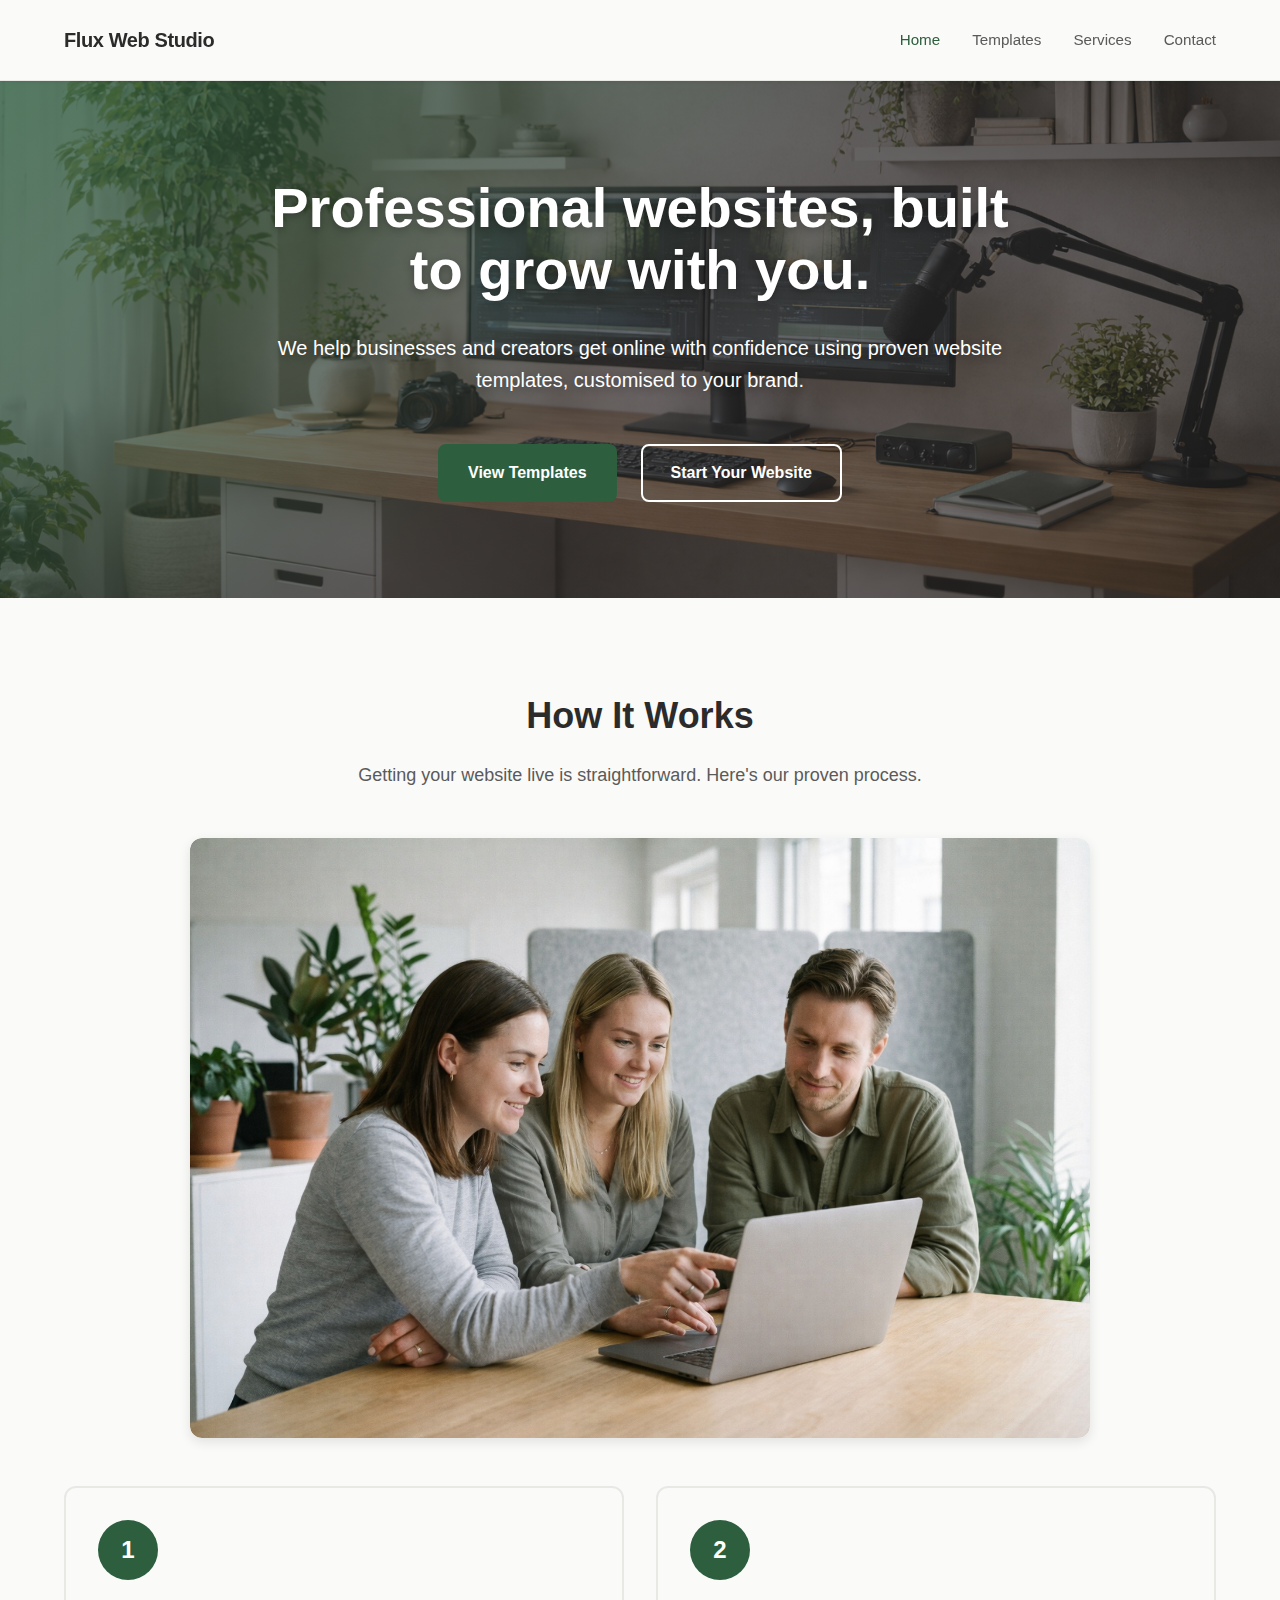
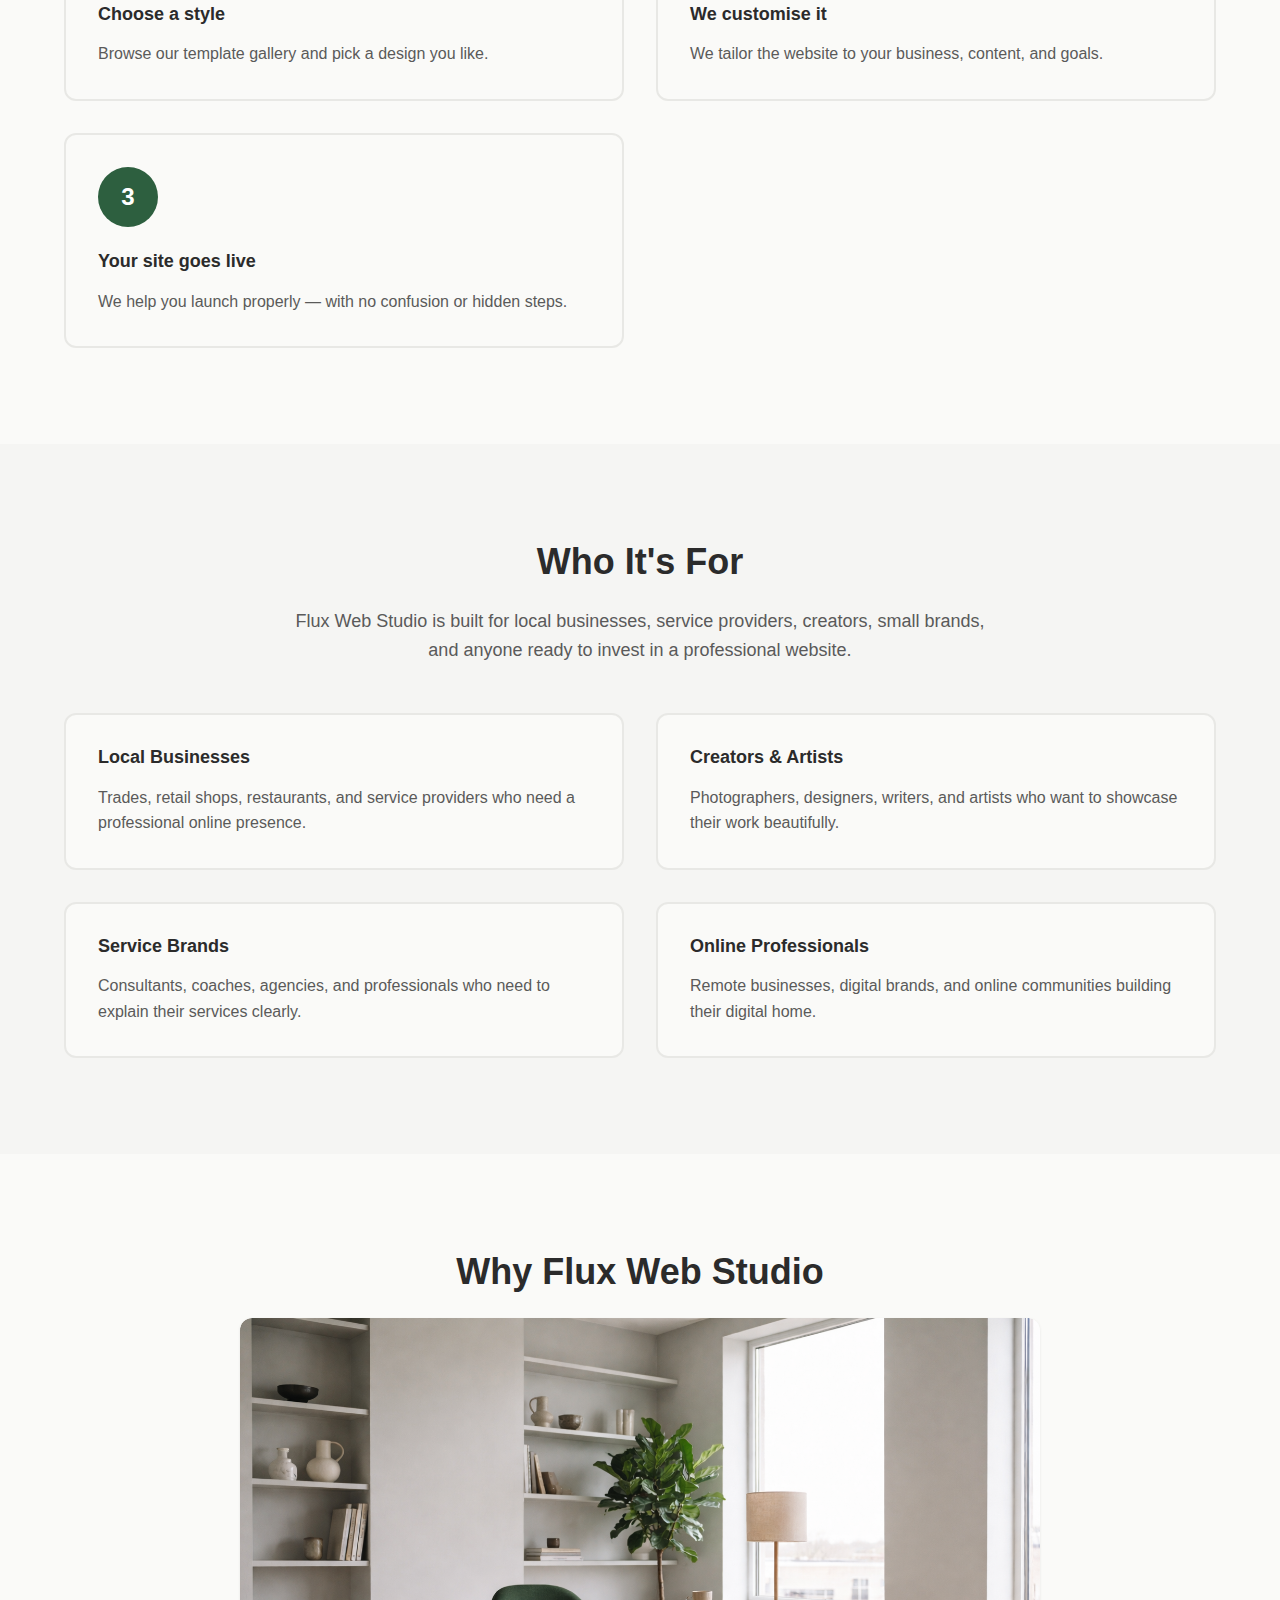
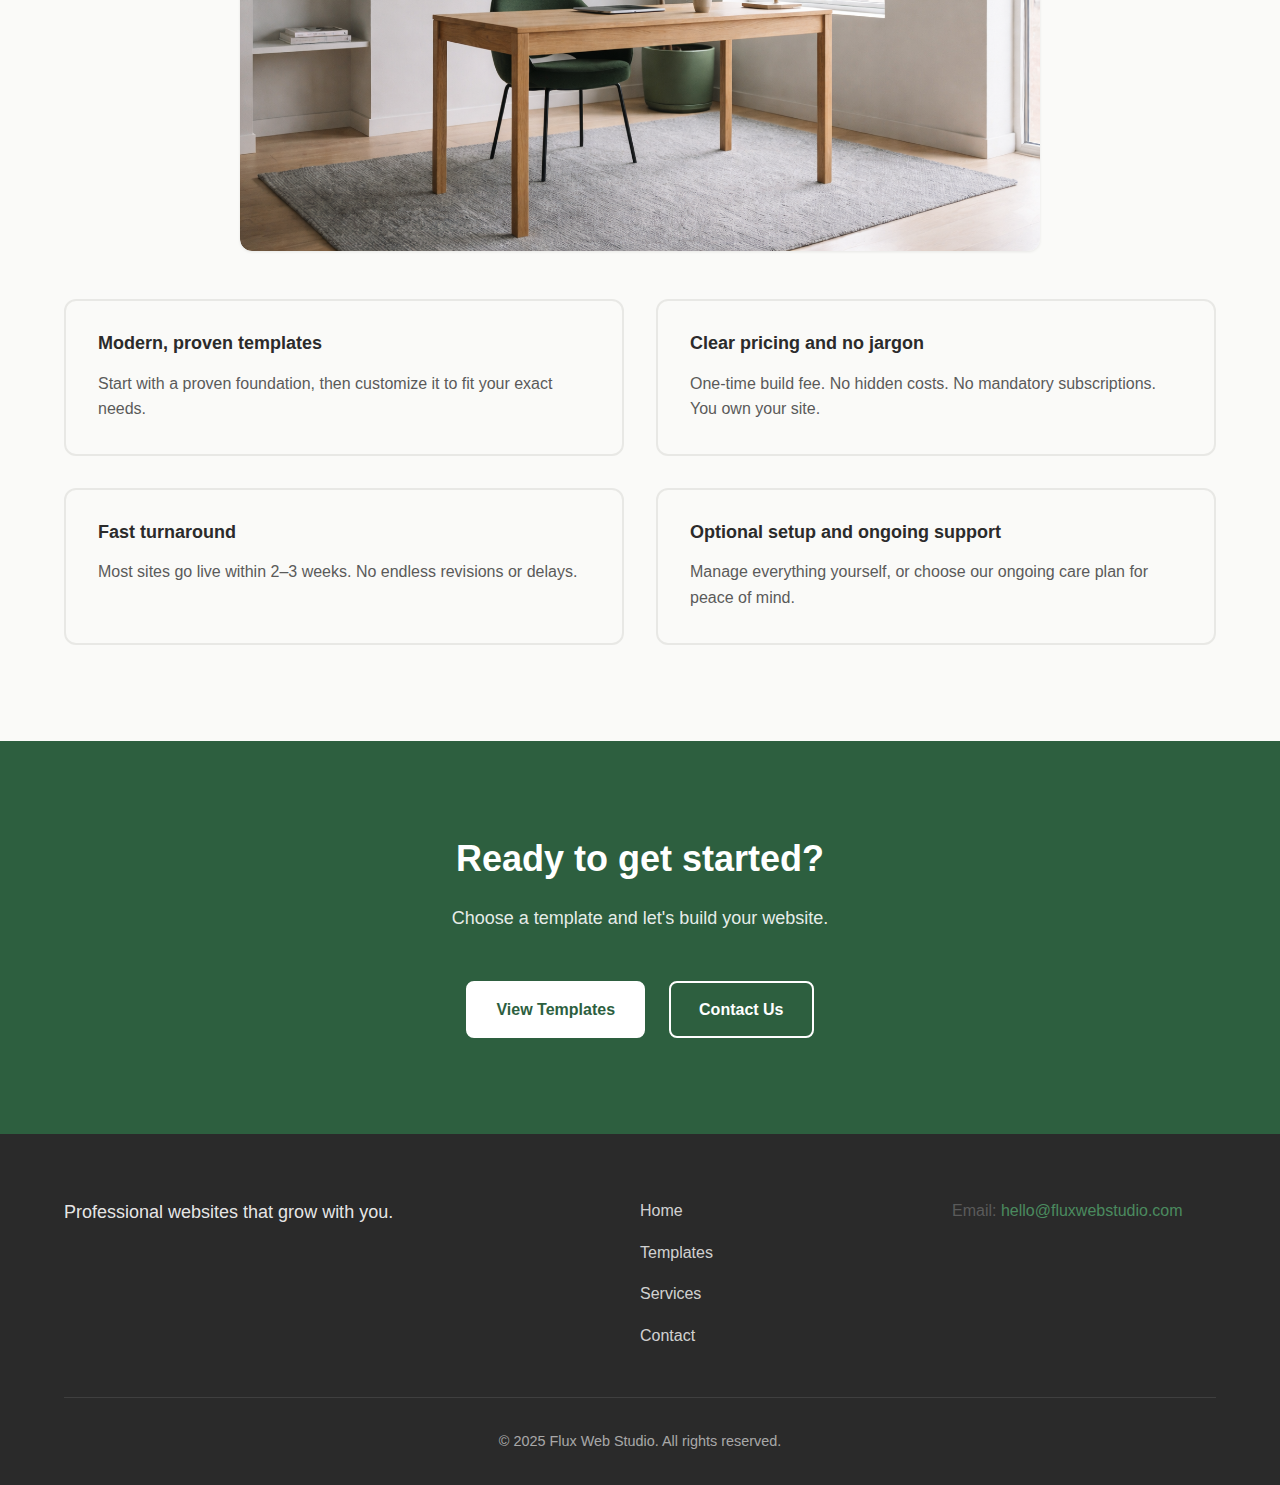
<file: index.html>
<!DOCTYPE html>
<html lang="en">
<head>
    <meta charset="UTF-8">
    <meta name="viewport" content="width=device-width, initial-scale=1.0">
    <meta name="description" content="Professional websites, built to grow with you. Flux Web Studio helps businesses and creators launch fast with proven templates.">
    <title>Flux Web Studio | Professional Websites That Grow With You</title>
    <link rel="stylesheet" href="styles.css">
</head>
<body>
    <!-- Header Navigation -->
    <header class="site-header">
        <div class="container">
            <div class="header-content">
                <a href="index.html" class="brand-logo">Flux Web Studio</a>
                <nav class="main-nav" id="mainNav">
                    <a href="index.html" class="nav-link active">Home</a>
                    <a href="templates.html" class="nav-link">Templates</a>
                    <a href="services.html" class="nav-link">Services</a>
                    <a href="contact.html" class="nav-link">Contact</a>
                </nav>
                <button class="mobile-menu-toggle" id="mobileMenuToggle" aria-label="Toggle navigation menu">
                    <span></span>
                    <span></span>
                    <span></span>
                </button>
            </div>
        </div>
    </header>

    <!-- Hero Section -->
    <section class="hero hero-with-image">
        <div class="hero-overlay"></div>
        <div class="container">
            <div class="hero-content">
                <h1 class="hero-title">Professional websites, built to grow with you.</h1>
                <p class="hero-subtitle">We help businesses and creators get online with confidence using proven website templates, customised to your brand.</p>
                <div class="hero-cta">
                    <a href="templates.html" class="btn btn-primary">View Templates</a>
                    <a href="contact.html" class="btn btn-secondary">Start Your Website</a>
                </div>
            </div>
        </div>
    </section>

    <!-- How It Works Section -->
    <section class="how-it-works">
        <div class="container">
            <h2 class="section-title">How It Works</h2>
            <p class="section-intro">Getting your website live is straightforward. Here's our proven process.</p>
            <div class="process-visual-wrapper">
                <img src="assets/images/flux-process-collaboration-v2.jpg" alt="Team collaboration and website planning process" class="process-image">
            </div>
            <div class="steps-grid">
                <div class="step-card">
                    <div class="step-number">1</div>
                    <h3>Choose a style</h3>
                    <p>Browse our template gallery and pick a design you like.</p>
                </div>
                <div class="step-card">
                    <div class="step-number">2</div>
                    <h3>We customise it</h3>
                    <p>We tailor the website to your business, content, and goals.</p>
                </div>
                <div class="step-card">
                    <div class="step-number">3</div>
                    <h3>Your site goes live</h3>
                    <p>We help you launch properly — with no confusion or hidden steps.</p>
                </div>
            </div>
        </div>
    </section>

    <!-- Who It's For Section -->
    <section class="who-its-for">
        <div class="container">
            <h2 class="section-title">Who It's For</h2>
            <p class="section-intro">Flux Web Studio is built for local businesses, service providers, creators, small brands, and anyone ready to invest in a professional website.</p>
            <div class="audience-grid">
                <div class="audience-card">
                    <h3>Local Businesses</h3>
                    <p>Trades, retail shops, restaurants, and service providers who need a professional online presence.</p>
                </div>
                <div class="audience-card">
                    <h3>Creators & Artists</h3>
                    <p>Photographers, designers, writers, and artists who want to showcase their work beautifully.</p>
                </div>
                <div class="audience-card">
                    <h3>Service Brands</h3>
                    <p>Consultants, coaches, agencies, and professionals who need to explain their services clearly.</p>
                </div>
                <div class="audience-card">
                    <h3>Online Professionals</h3>
                    <p>Remote businesses, digital brands, and online communities building their digital home.</p>
                </div>
            </div>
        </div>
    </section>

    <!-- Why Flux Section -->
    <section class="why-flux">
        <div class="container">
            <h2 class="section-title">Why Flux Web Studio</h2>
            <div class="why-flux-visual-wrapper">
                <img src="assets/images/flux-about-workspace-v2.jpg" alt="Professional workspace and studio environment" class="why-flux-image">
            </div>
            <div class="benefits-grid">
                <div class="benefit-card">
                    <h3>Modern, proven templates</h3>
                    <p>Start with a proven foundation, then customize it to fit your exact needs.</p>
                </div>
                <div class="benefit-card">
                    <h3>Clear pricing and no jargon</h3>
                    <p>One-time build fee. No hidden costs. No mandatory subscriptions. You own your site.</p>
                </div>
                <div class="benefit-card">
                    <h3>Fast turnaround</h3>
                    <p>Most sites go live within 2–3 weeks. No endless revisions or delays.</p>
                </div>
                <div class="benefit-card">
                    <h3>Optional setup and ongoing support</h3>
                    <p>Manage everything yourself, or choose our ongoing care plan for peace of mind.</p>
                </div>
            </div>
        </div>
    </section>

    <!-- CTA Section -->
    <section class="cta-section">
        <div class="container">
            <div class="cta-content">
                <h2>Ready to get started?</h2>
                <p>Choose a template and let's build your website.</p>
                <div class="cta-buttons">
                    <a href="templates.html" class="btn btn-primary">View Templates</a>
                    <a href="contact.html" class="btn btn-secondary">Contact Us</a>
                </div>
            </div>
        </div>
    </section>

    <!-- Footer -->
    <footer class="site-footer">
        <div class="container">
            <div class="footer-content">
                <div class="footer-brand">
                    <p class="brand-tagline">Professional websites that grow with you.</p>
                </div>
                <nav class="footer-nav">
                    <a href="index.html">Home</a>
                    <a href="templates.html">Templates</a>
                    <a href="services.html">Services</a>
                    <a href="contact.html">Contact</a>
                </nav>
                <div class="footer-contact">
                    <p>Email: <a href="mailto:hello@fluxwebstudio.com">hello@fluxwebstudio.com</a></p>
                </div>
            </div>
            <div class="footer-bottom">
                <p>&copy; 2025 Flux Web Studio. All rights reserved.</p>
            </div>
        </div>
    </footer>

    <script src="script.js"></script>
</body>
</html>
</file>
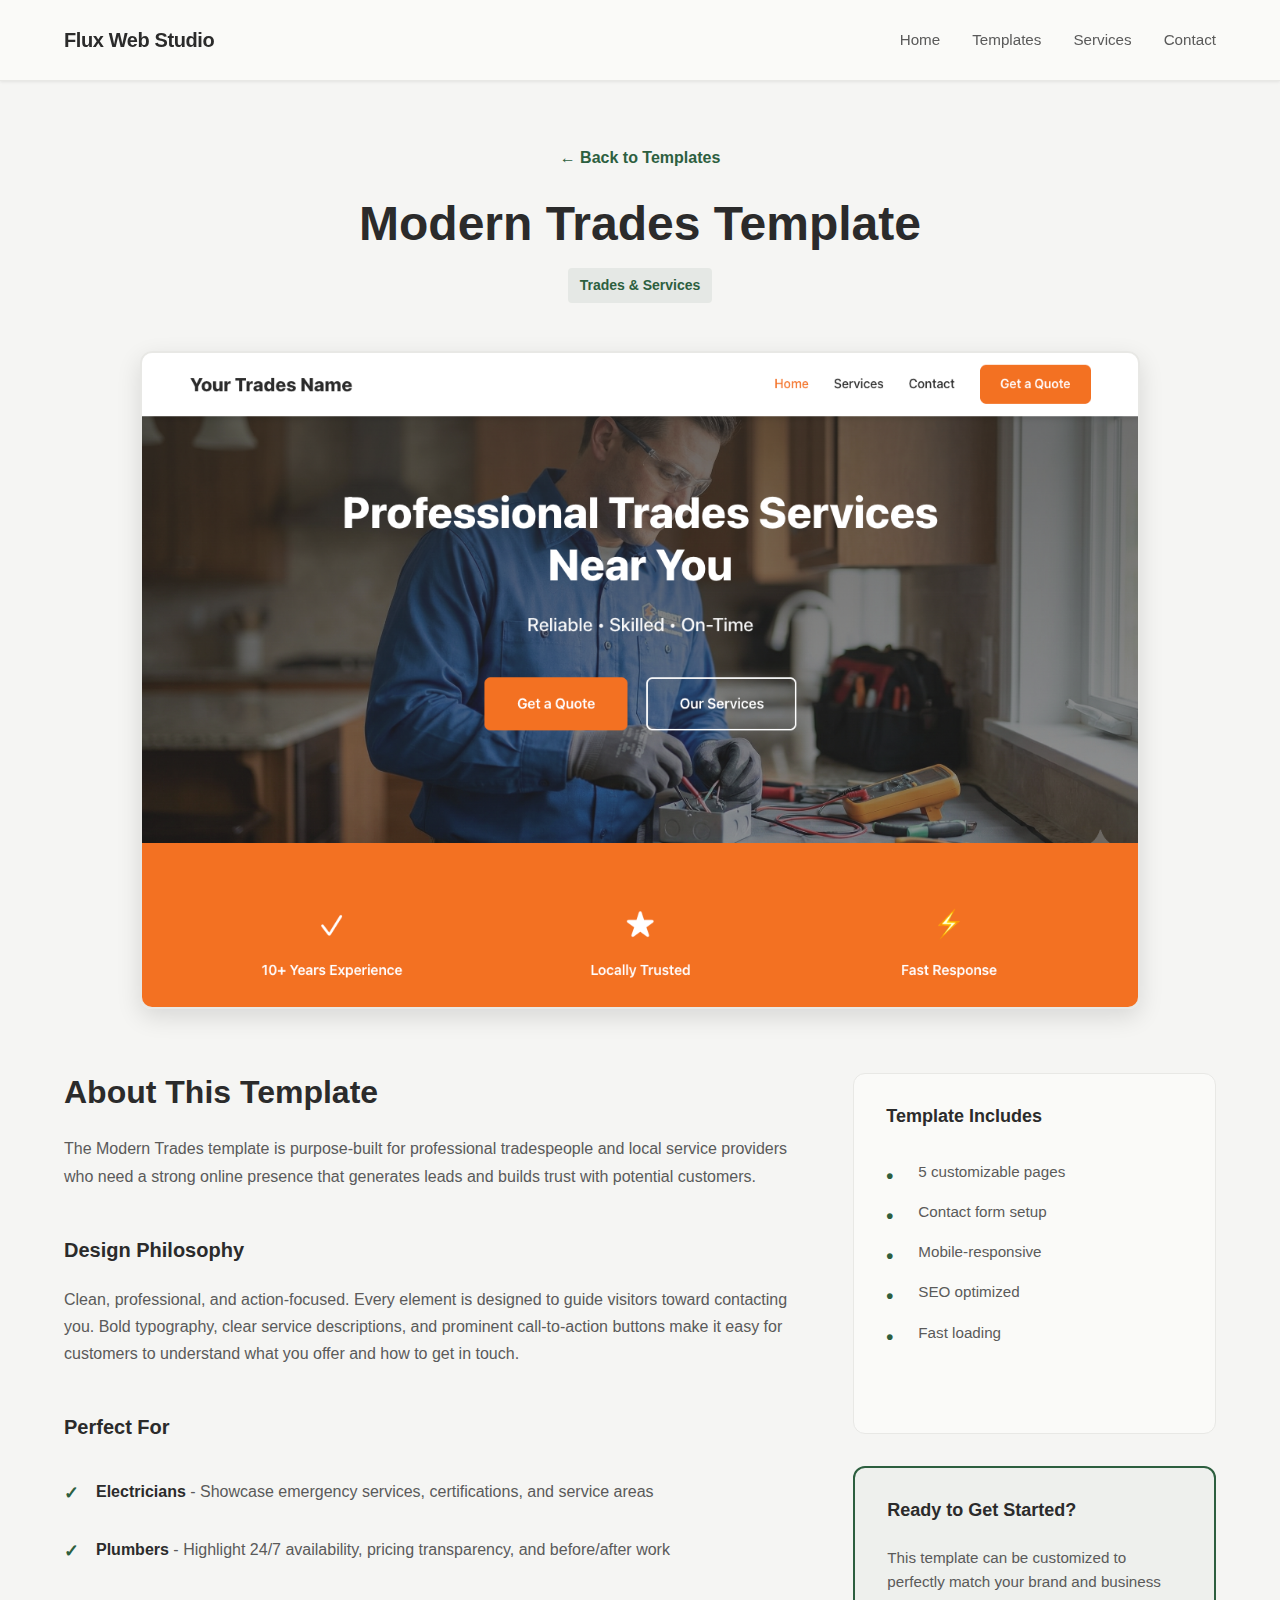
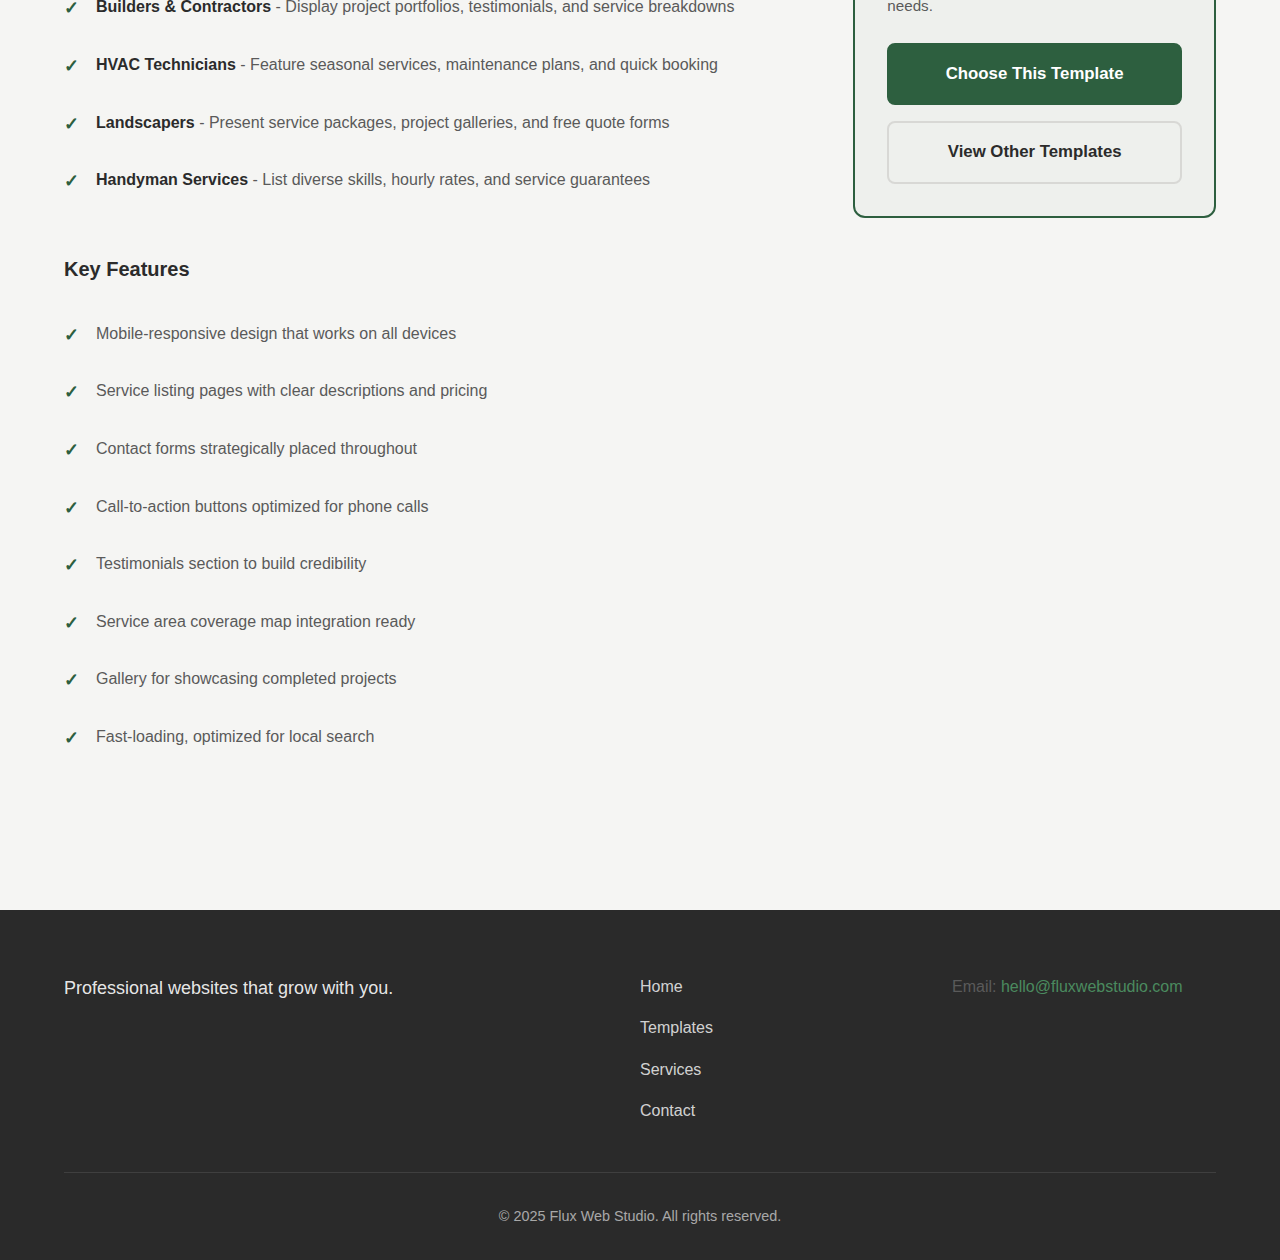
<file: templates/template-1-trades/index.html>
<!DOCTYPE html>
<html lang="en">
<head>
    <meta charset="UTF-8">
    <meta name="viewport" content="width=device-width, initial-scale=1.0">
    <meta name="description" content="Modern Trades template preview - Professional website design for electricians, plumbers, builders, and service providers.">
    <title>Modern Trades Template Preview | Flux Web Studio</title>
    <link rel="stylesheet" href="../../styles.css">
</head>
<body>
    <!-- Header Navigation -->
    <header class="site-header">
        <div class="container">
            <div class="header-content">
                <a href="../../index.html" class="brand-logo">Flux Web Studio</a>
                <nav class="main-nav" id="mainNav">
                    <a href="../../index.html" class="nav-link">Home</a>
                    <a href="../../templates.html" class="nav-link">Templates</a>
                    <a href="../../services.html" class="nav-link">Services</a>
                    <a href="../../contact.html" class="nav-link">Contact</a>
                </nav>
                <button class="mobile-menu-toggle" id="mobileMenuToggle" aria-label="Toggle navigation menu">
                    <span></span>
                    <span></span>
                    <span></span>
                </button>
            </div>
        </div>
    </header>

    <!-- Template Preview Section -->
    <section class="template-preview-section">
        <div class="container">
            <div class="preview-header">
                <a href="../../templates.html" class="back-link">← Back to Templates</a>
                <h1>Modern Trades Template</h1>
                <p class="preview-category">Trades & Services</p>
            </div>

            <!-- Screenshot Display -->
            <div class="preview-screenshot">
                <img src="../../assets/images/thumb-trades.jpg" alt="Modern Trades template full preview" class="screenshot-image">
            </div>

            <!-- Template Details -->
            <div class="preview-details">
                <div class="preview-content">
                    <h2>About This Template</h2>
                    <p>The Modern Trades template is purpose-built for professional tradespeople and local service providers who need a strong online presence that generates leads and builds trust with potential customers.</p>
                    
                    <h3>Design Philosophy</h3>
                    <p>Clean, professional, and action-focused. Every element is designed to guide visitors toward contacting you. Bold typography, clear service descriptions, and prominent call-to-action buttons make it easy for customers to understand what you offer and how to get in touch.</p>
                    
                    <h3>Perfect For</h3>
                    <ul class="suited-for-list">
                        <li><strong>Electricians</strong> - Showcase emergency services, certifications, and service areas</li>
                        <li><strong>Plumbers</strong> - Highlight 24/7 availability, pricing transparency, and before/after work</li>
                        <li><strong>Builders & Contractors</strong> - Display project portfolios, testimonials, and service breakdowns</li>
                        <li><strong>HVAC Technicians</strong> - Feature seasonal services, maintenance plans, and quick booking</li>
                        <li><strong>Landscapers</strong> - Present service packages, project galleries, and free quote forms</li>
                        <li><strong>Handyman Services</strong> - List diverse skills, hourly rates, and service guarantees</li>
                    </ul>

                    <h3>Key Features</h3>
                    <ul class="features-list">
                        <li>Mobile-responsive design that works on all devices</li>
                        <li>Service listing pages with clear descriptions and pricing</li>
                        <li>Contact forms strategically placed throughout</li>
                        <li>Call-to-action buttons optimized for phone calls</li>
                        <li>Testimonials section to build credibility</li>
                        <li>Service area coverage map integration ready</li>
                        <li>Gallery for showcasing completed projects</li>
                        <li>Fast-loading, optimized for local search</li>
                    </ul>
                </div>

                <div class="preview-sidebar">
                    <div class="preview-card">
                        <h3>Template Includes</h3>
                        <ul class="includes-list">
                            <li>5 customizable pages</li>
                            <li>Contact form setup</li>
                            <li>Mobile-responsive</li>
                            <li>SEO optimized</li>
                            <li>Fast loading</li>
                        </ul>
                    </div>

                    <div class="preview-card highlight">
                        <h3>Ready to Get Started?</h3>
                        <p>This template can be customized to perfectly match your brand and business needs.</p>
                        <a href="../../contact.html?template=modern-trades" class="btn btn-primary btn-full-width">Choose This Template</a>
                        <a href="../../templates.html" class="btn btn-secondary btn-full-width">View Other Templates</a>
                    </div>
                </div>
            </div>
        </div>
    </section>

    <!-- Footer -->
    <footer class="site-footer">
        <div class="container">
            <div class="footer-content">
                <div class="footer-brand">
                    <p class="brand-tagline">Professional websites that grow with you.</p>
                </div>
                <nav class="footer-nav">
                    <a href="../../index.html">Home</a>
                    <a href="../../templates.html">Templates</a>
                    <a href="../../services.html">Services</a>
                    <a href="../../contact.html">Contact</a>
                </nav>
                <div class="footer-contact">
                    <p>Email: <a href="mailto:hello@fluxwebstudio.com">hello@fluxwebstudio.com</a></p>
                </div>
            </div>
            <div class="footer-bottom">
                <p>&copy; 2025 Flux Web Studio. All rights reserved.</p>
            </div>
        </div>
    </footer>

    <script src="../../script.js"></script>
</body>
</html>
</file>
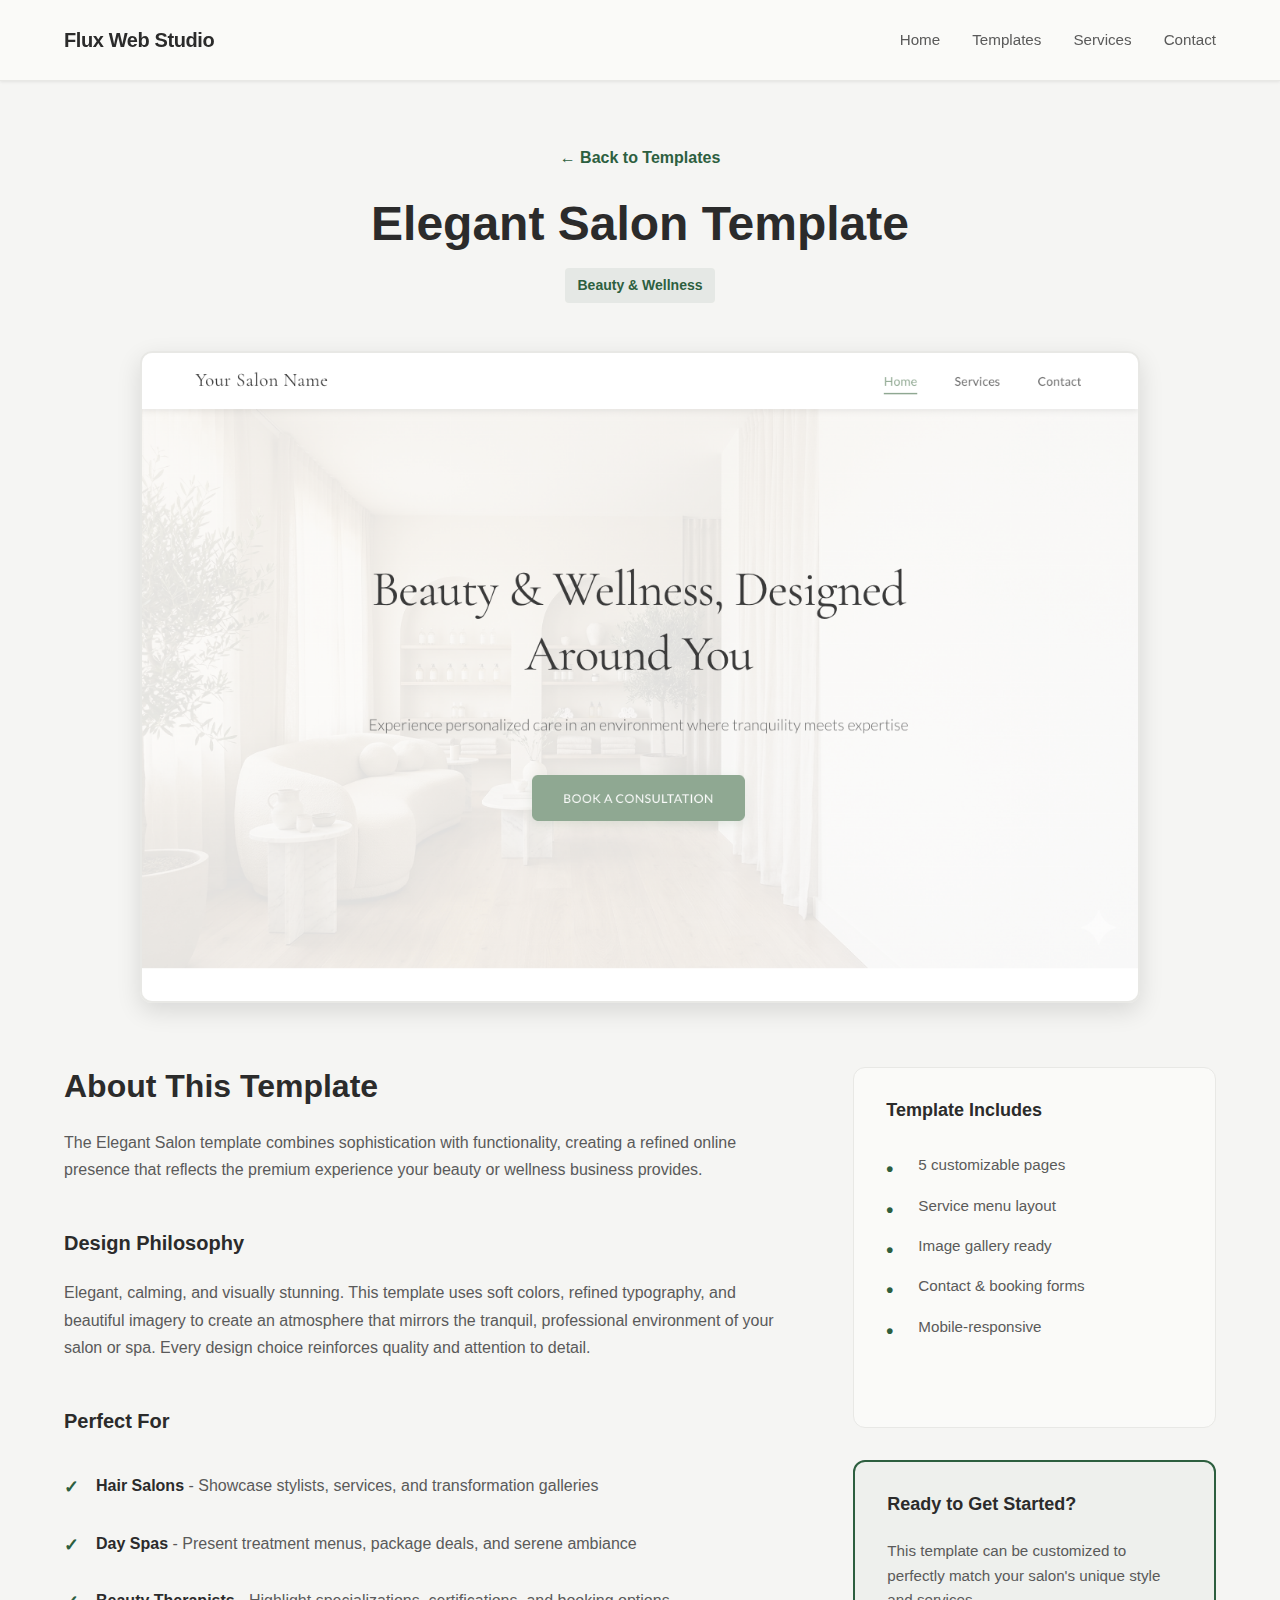
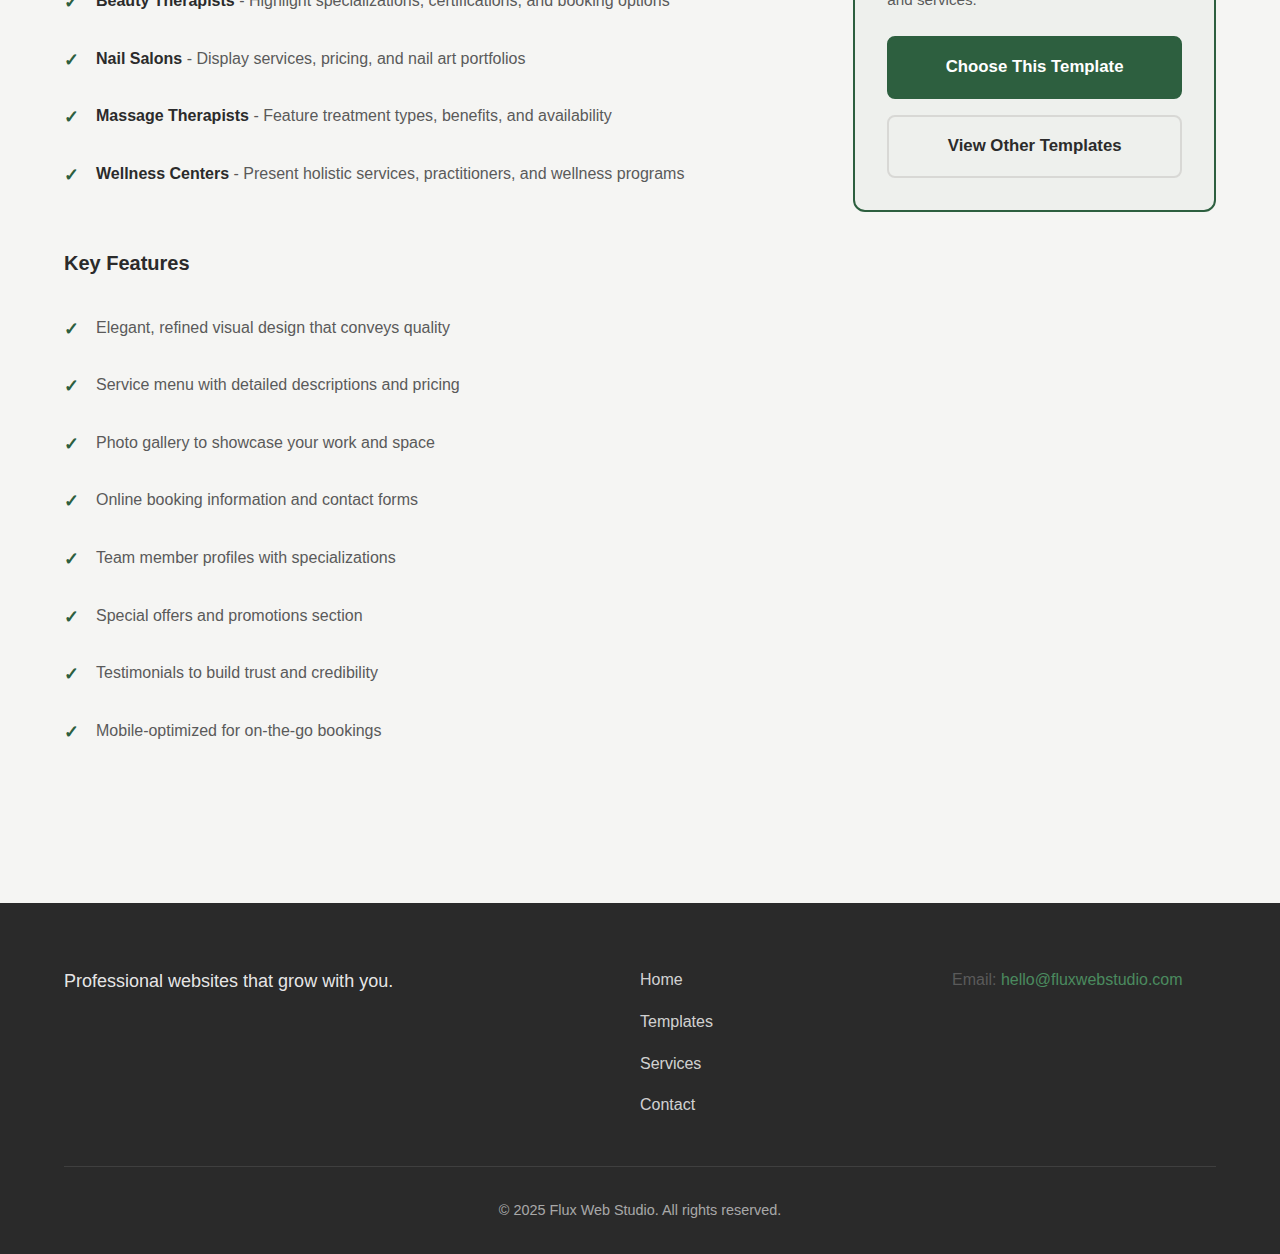
<file: templates/template-2-salon/index.html>
<!DOCTYPE html>
<html lang="en">
<head>
    <meta charset="UTF-8">
    <meta name="viewport" content="width=device-width, initial-scale=1.0">
    <meta name="description" content="Elegant Salon template preview - Beautiful website design for salons, spas, beauty therapists, and wellness practitioners.">
    <title>Elegant Salon Template Preview | Flux Web Studio</title>
    <link rel="stylesheet" href="../../styles.css">
</head>
<body>
    <!-- Header Navigation -->
    <header class="site-header">
        <div class="container">
            <div class="header-content">
                <a href="../../index.html" class="brand-logo">Flux Web Studio</a>
                <nav class="main-nav" id="mainNav">
                    <a href="../../index.html" class="nav-link">Home</a>
                    <a href="../../templates.html" class="nav-link">Templates</a>
                    <a href="../../services.html" class="nav-link">Services</a>
                    <a href="../../contact.html" class="nav-link">Contact</a>
                </nav>
                <button class="mobile-menu-toggle" id="mobileMenuToggle" aria-label="Toggle navigation menu">
                    <span></span>
                    <span></span>
                    <span></span>
                </button>
            </div>
        </div>
    </header>

    <!-- Template Preview Section -->
    <section class="template-preview-section">
        <div class="container">
            <div class="preview-header">
                <a href="../../templates.html" class="back-link">← Back to Templates</a>
                <h1>Elegant Salon Template</h1>
                <p class="preview-category">Beauty & Wellness</p>
            </div>

            <!-- Screenshot Display -->
            <div class="preview-screenshot">
                <img src="../../assets/images/thumb-salon.jpg" alt="Elegant Salon template full preview" class="screenshot-image">
            </div>

            <!-- Template Details -->
            <div class="preview-details">
                <div class="preview-content">
                    <h2>About This Template</h2>
                    <p>The Elegant Salon template combines sophistication with functionality, creating a refined online presence that reflects the premium experience your beauty or wellness business provides.</p>
                    
                    <h3>Design Philosophy</h3>
                    <p>Elegant, calming, and visually stunning. This template uses soft colors, refined typography, and beautiful imagery to create an atmosphere that mirrors the tranquil, professional environment of your salon or spa. Every design choice reinforces quality and attention to detail.</p>
                    
                    <h3>Perfect For</h3>
                    <ul class="suited-for-list">
                        <li><strong>Hair Salons</strong> - Showcase stylists, services, and transformation galleries</li>
                        <li><strong>Day Spas</strong> - Present treatment menus, package deals, and serene ambiance</li>
                        <li><strong>Beauty Therapists</strong> - Highlight specializations, certifications, and booking options</li>
                        <li><strong>Nail Salons</strong> - Display services, pricing, and nail art portfolios</li>
                        <li><strong>Massage Therapists</strong> - Feature treatment types, benefits, and availability</li>
                        <li><strong>Wellness Centers</strong> - Present holistic services, practitioners, and wellness programs</li>
                    </ul>

                    <h3>Key Features</h3>
                    <ul class="features-list">
                        <li>Elegant, refined visual design that conveys quality</li>
                        <li>Service menu with detailed descriptions and pricing</li>
                        <li>Photo gallery to showcase your work and space</li>
                        <li>Online booking information and contact forms</li>
                        <li>Team member profiles with specializations</li>
                        <li>Special offers and promotions section</li>
                        <li>Testimonials to build trust and credibility</li>
                        <li>Mobile-optimized for on-the-go bookings</li>
                    </ul>
                </div>

                <div class="preview-sidebar">
                    <div class="preview-card">
                        <h3>Template Includes</h3>
                        <ul class="includes-list">
                            <li>5 customizable pages</li>
                            <li>Service menu layout</li>
                            <li>Image gallery ready</li>
                            <li>Contact & booking forms</li>
                            <li>Mobile-responsive</li>
                        </ul>
                    </div>

                    <div class="preview-card highlight">
                        <h3>Ready to Get Started?</h3>
                        <p>This template can be customized to perfectly match your salon's unique style and services.</p>
                        <a href="../../contact.html?template=elegant-salon" class="btn btn-primary btn-full-width">Choose This Template</a>
                        <a href="../../templates.html" class="btn btn-secondary btn-full-width">View Other Templates</a>
                    </div>
                </div>
            </div>
        </div>
    </section>

    <!-- Footer -->
    <footer class="site-footer">
        <div class="container">
            <div class="footer-content">
                <div class="footer-brand">
                    <p class="brand-tagline">Professional websites that grow with you.</p>
                </div>
                <nav class="footer-nav">
                    <a href="../../index.html">Home</a>
                    <a href="../../templates.html">Templates</a>
                    <a href="../../services.html">Services</a>
                    <a href="../../contact.html">Contact</a>
                </nav>
                <div class="footer-contact">
                    <p>Email: <a href="mailto:hello@fluxwebstudio.com">hello@fluxwebstudio.com</a></p>
                </div>
            </div>
            <div class="footer-bottom">
                <p>&copy; 2025 Flux Web Studio. All rights reserved.</p>
            </div>
        </div>
    </footer>

    <script src="../../script.js"></script>
</body>
</html>
</file>
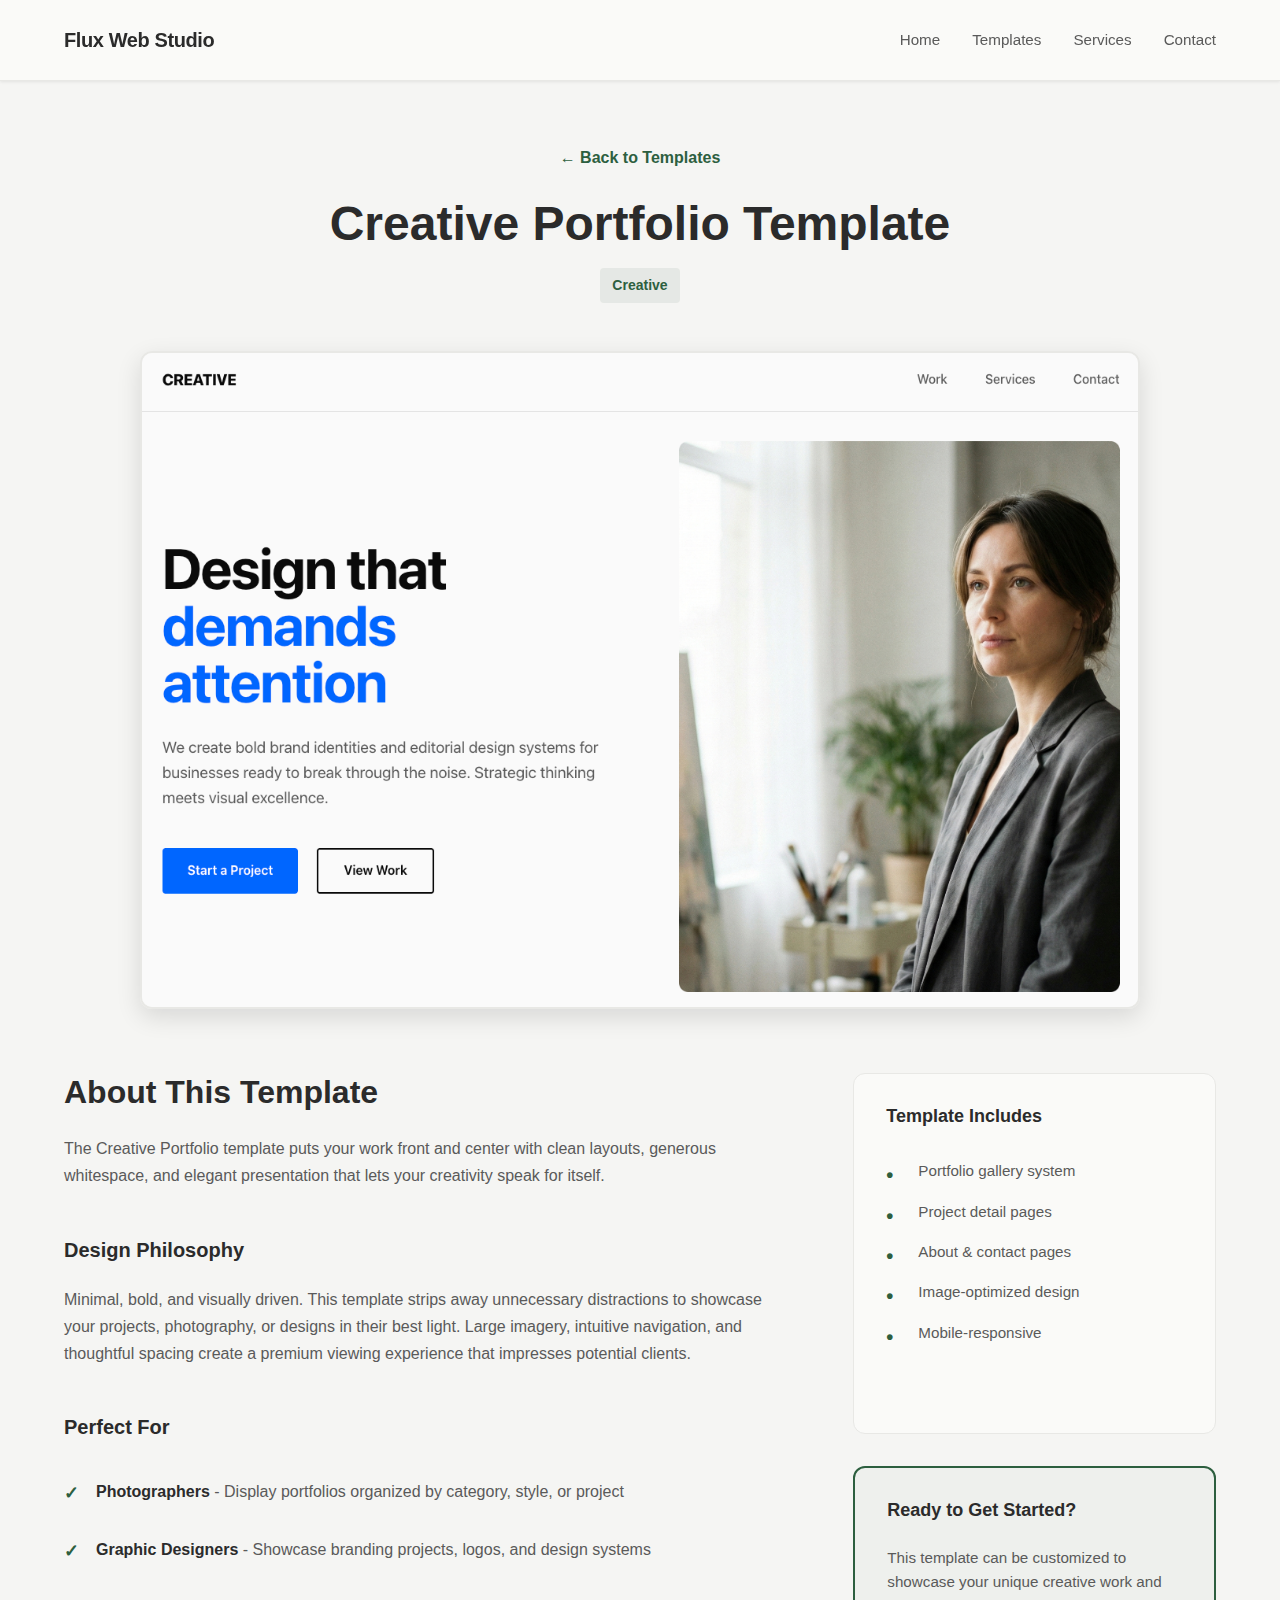
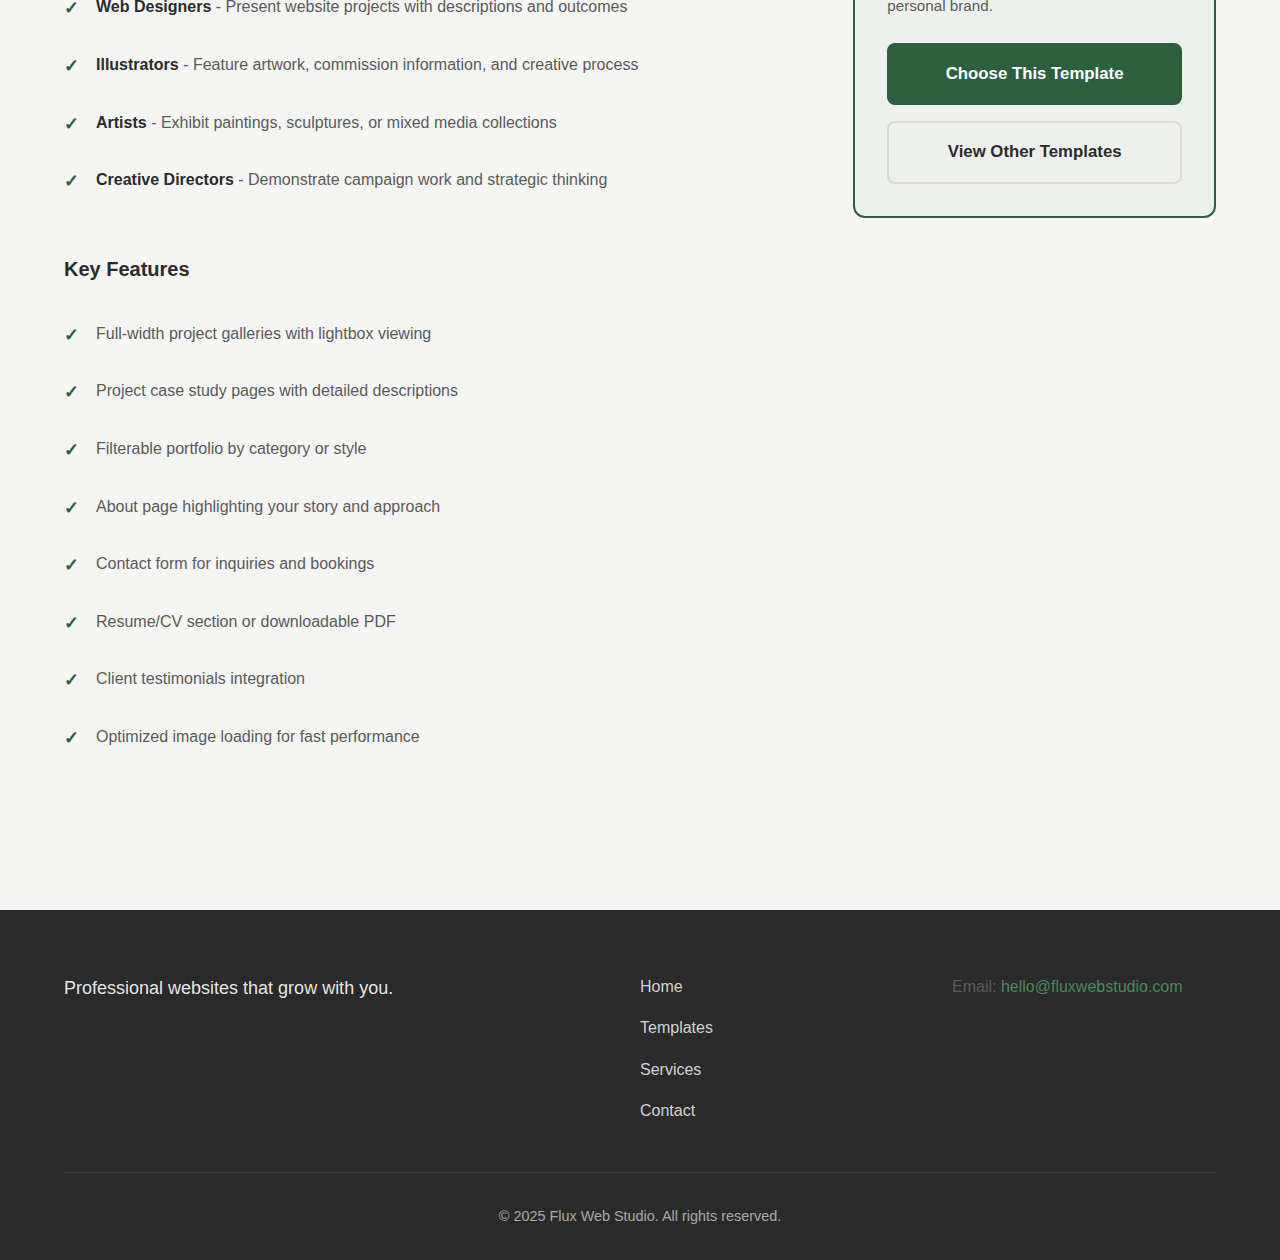
<file: templates/template-3-creative/index.html>
<!DOCTYPE html>
<html lang="en">
<head>
    <meta charset="UTF-8">
    <meta name="viewport" content="width=device-width, initial-scale=1.0">
    <meta name="description" content="Creative Portfolio template preview - Stunning website design for photographers, designers, artists, and creative professionals.">
    <title>Creative Portfolio Template Preview | Flux Web Studio</title>
    <link rel="stylesheet" href="../../styles.css">
</head>
<body>
    <!-- Header Navigation -->
    <header class="site-header">
        <div class="container">
            <div class="header-content">
                <a href="../../index.html" class="brand-logo">Flux Web Studio</a>
                <nav class="main-nav" id="mainNav">
                    <a href="../../index.html" class="nav-link">Home</a>
                    <a href="../../templates.html" class="nav-link">Templates</a>
                    <a href="../../services.html" class="nav-link">Services</a>
                    <a href="../../contact.html" class="nav-link">Contact</a>
                </nav>
                <button class="mobile-menu-toggle" id="mobileMenuToggle" aria-label="Toggle navigation menu">
                    <span></span>
                    <span></span>
                    <span></span>
                </button>
            </div>
        </div>
    </header>

    <!-- Template Preview Section -->
    <section class="template-preview-section">
        <div class="container">
            <div class="preview-header">
                <a href="../../templates.html" class="back-link">← Back to Templates</a>
                <h1>Creative Portfolio Template</h1>
                <p class="preview-category">Creative</p>
            </div>

            <!-- Screenshot Display -->
            <div class="preview-screenshot">
                <img src="../../assets/images/thumb-creative.jpg" alt="Creative Portfolio template full preview" class="screenshot-image">
            </div>

            <!-- Template Details -->
            <div class="preview-details">
                <div class="preview-content">
                    <h2>About This Template</h2>
                    <p>The Creative Portfolio template puts your work front and center with clean layouts, generous whitespace, and elegant presentation that lets your creativity speak for itself.</p>
                    
                    <h3>Design Philosophy</h3>
                    <p>Minimal, bold, and visually driven. This template strips away unnecessary distractions to showcase your projects, photography, or designs in their best light. Large imagery, intuitive navigation, and thoughtful spacing create a premium viewing experience that impresses potential clients.</p>
                    
                    <h3>Perfect For</h3>
                    <ul class="suited-for-list">
                        <li><strong>Photographers</strong> - Display portfolios organized by category, style, or project</li>
                        <li><strong>Graphic Designers</strong> - Showcase branding projects, logos, and design systems</li>
                        <li><strong>Web Designers</strong> - Present website projects with descriptions and outcomes</li>
                        <li><strong>Illustrators</strong> - Feature artwork, commission information, and creative process</li>
                        <li><strong>Artists</strong> - Exhibit paintings, sculptures, or mixed media collections</li>
                        <li><strong>Creative Directors</strong> - Demonstrate campaign work and strategic thinking</li>
                    </ul>

                    <h3>Key Features</h3>
                    <ul class="features-list">
                        <li>Full-width project galleries with lightbox viewing</li>
                        <li>Project case study pages with detailed descriptions</li>
                        <li>Filterable portfolio by category or style</li>
                        <li>About page highlighting your story and approach</li>
                        <li>Contact form for inquiries and bookings</li>
                        <li>Resume/CV section or downloadable PDF</li>
                        <li>Client testimonials integration</li>
                        <li>Optimized image loading for fast performance</li>
                    </ul>
                </div>

                <div class="preview-sidebar">
                    <div class="preview-card">
                        <h3>Template Includes</h3>
                        <ul class="includes-list">
                            <li>Portfolio gallery system</li>
                            <li>Project detail pages</li>
                            <li>About & contact pages</li>
                            <li>Image-optimized design</li>
                            <li>Mobile-responsive</li>
                        </ul>
                    </div>

                    <div class="preview-card highlight">
                        <h3>Ready to Get Started?</h3>
                        <p>This template can be customized to showcase your unique creative work and personal brand.</p>
                        <a href="../../contact.html?template=creative-portfolio" class="btn btn-primary btn-full-width">Choose This Template</a>
                        <a href="../../templates.html" class="btn btn-secondary btn-full-width">View Other Templates</a>
                    </div>
                </div>
            </div>
        </div>
    </section>

    <!-- Footer -->
    <footer class="site-footer">
        <div class="container">
            <div class="footer-content">
                <div class="footer-brand">
                    <p class="brand-tagline">Professional websites that grow with you.</p>
                </div>
                <nav class="footer-nav">
                    <a href="../../index.html">Home</a>
                    <a href="../../templates.html">Templates</a>
                    <a href="../../services.html">Services</a>
                    <a href="../../contact.html">Contact</a>
                </nav>
                <div class="footer-contact">
                    <p>Email: <a href="mailto:hello@fluxwebstudio.com">hello@fluxwebstudio.com</a></p>
                </div>
            </div>
            <div class="footer-bottom">
                <p>&copy; 2025 Flux Web Studio. All rights reserved.</p>
            </div>
        </div>
    </footer>

    <script src="../../script.js"></script>
</body>
</html>
</file>
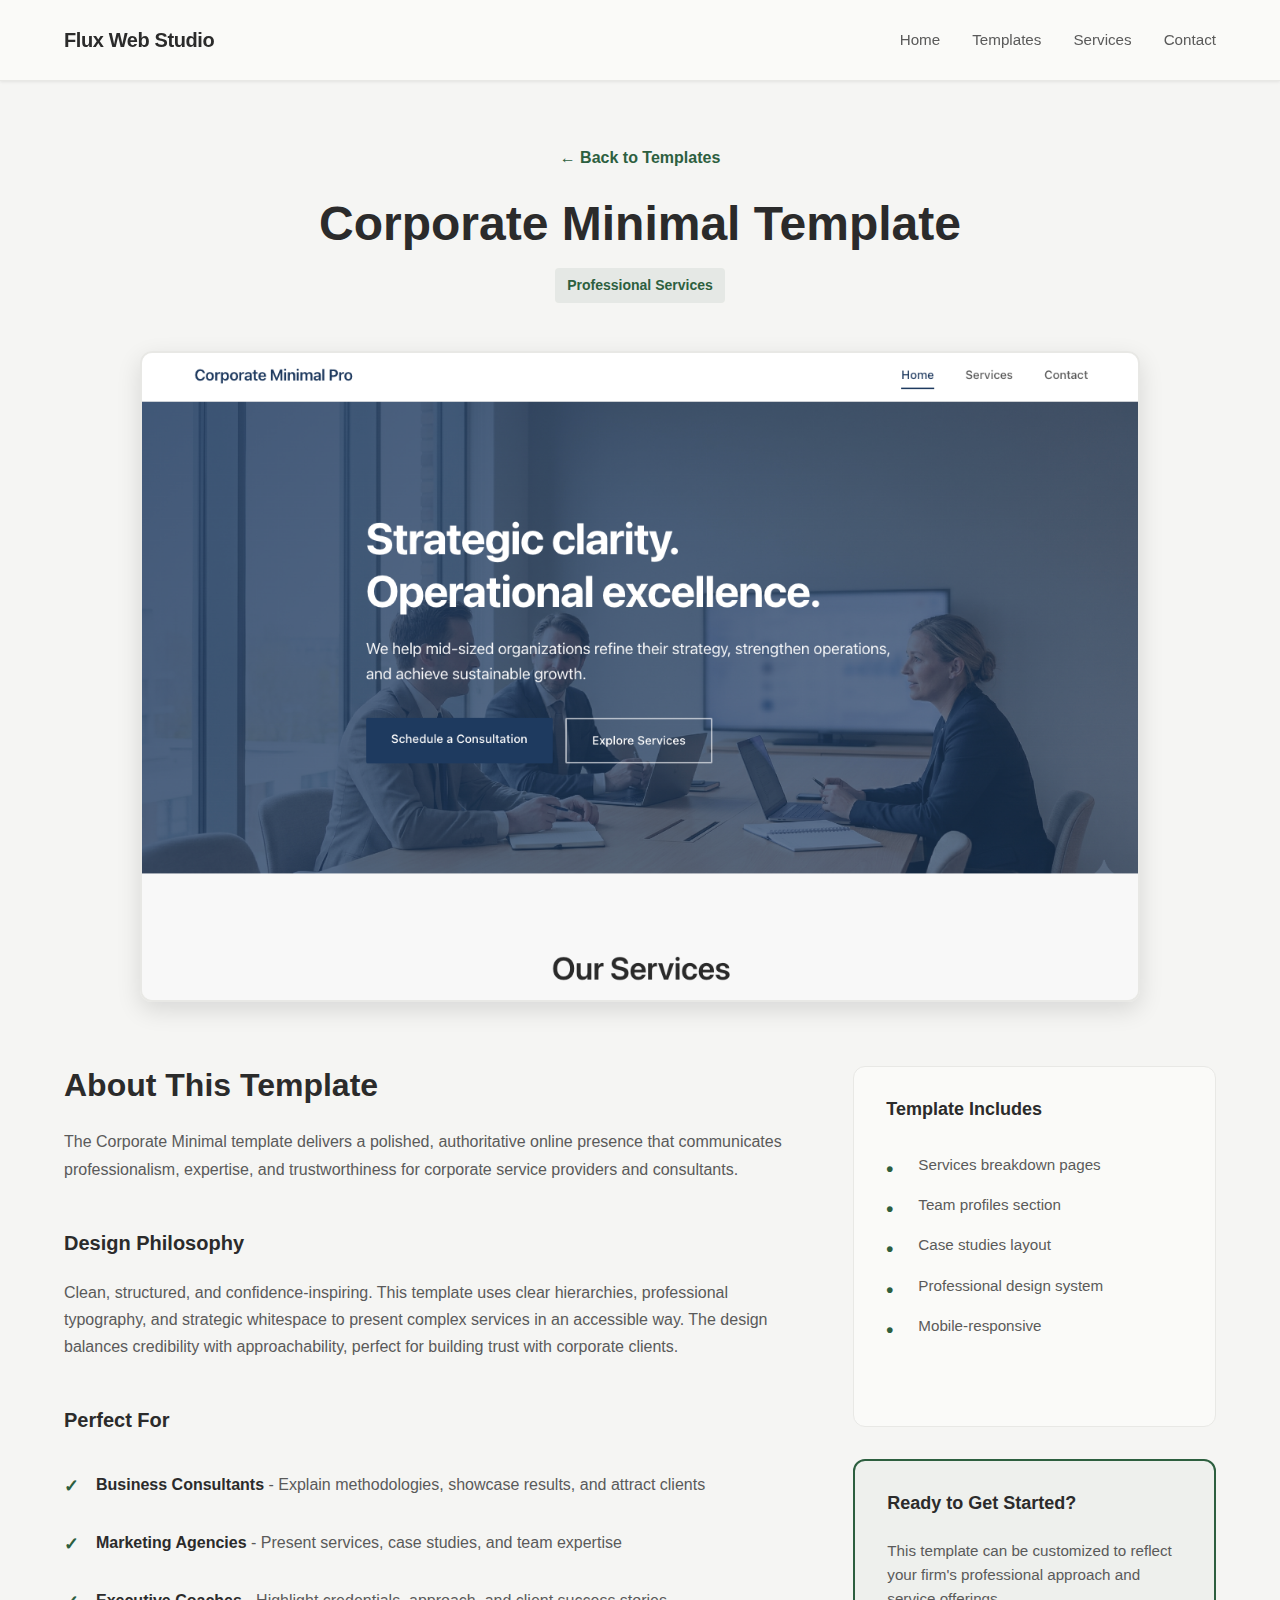
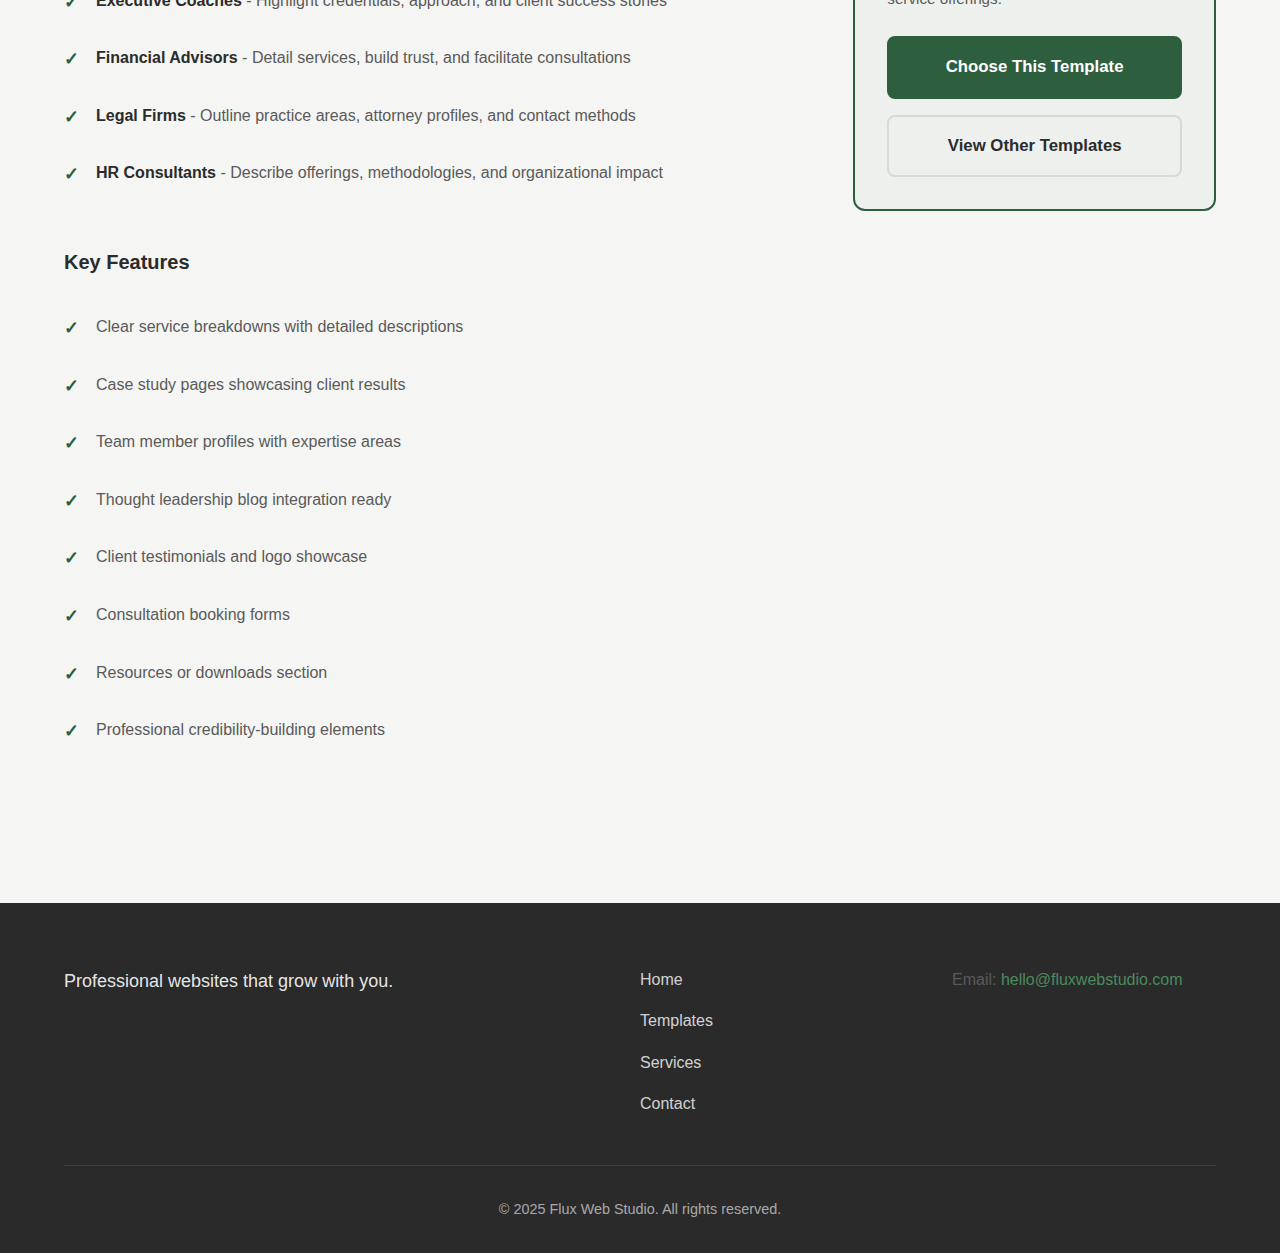
<file: templates/template-4-corporate/index.html>
<!DOCTYPE html>
<html lang="en">
<head>
    <meta charset="UTF-8">
    <meta name="viewport" content="width=device-width, initial-scale=1.0">
    <meta name="description" content="Corporate Minimal template preview - Professional website design for consultants, agencies, coaches, and corporate service providers.">
    <title>Corporate Minimal Template Preview | Flux Web Studio</title>
    <link rel="stylesheet" href="../../styles.css">
</head>
<body>
    <!-- Header Navigation -->
    <header class="site-header">
        <div class="container">
            <div class="header-content">
                <a href="../../index.html" class="brand-logo">Flux Web Studio</a>
                <nav class="main-nav" id="mainNav">
                    <a href="../../index.html" class="nav-link">Home</a>
                    <a href="../../templates.html" class="nav-link">Templates</a>
                    <a href="../../services.html" class="nav-link">Services</a>
                    <a href="../../contact.html" class="nav-link">Contact</a>
                </nav>
                <button class="mobile-menu-toggle" id="mobileMenuToggle" aria-label="Toggle navigation menu">
                    <span></span>
                    <span></span>
                    <span></span>
                </button>
            </div>
        </div>
    </header>

    <!-- Template Preview Section -->
    <section class="template-preview-section">
        <div class="container">
            <div class="preview-header">
                <a href="../../templates.html" class="back-link">← Back to Templates</a>
                <h1>Corporate Minimal Template</h1>
                <p class="preview-category">Professional Services</p>
            </div>

            <!-- Screenshot Display -->
            <div class="preview-screenshot">
                <img src="../../assets/images/thumb-corporate.jpg" alt="Corporate Minimal template full preview" class="screenshot-image">
            </div>

            <!-- Template Details -->
            <div class="preview-details">
                <div class="preview-content">
                    <h2>About This Template</h2>
                    <p>The Corporate Minimal template delivers a polished, authoritative online presence that communicates professionalism, expertise, and trustworthiness for corporate service providers and consultants.</p>
                    
                    <h3>Design Philosophy</h3>
                    <p>Clean, structured, and confidence-inspiring. This template uses clear hierarchies, professional typography, and strategic whitespace to present complex services in an accessible way. The design balances credibility with approachability, perfect for building trust with corporate clients.</p>
                    
                    <h3>Perfect For</h3>
                    <ul class="suited-for-list">
                        <li><strong>Business Consultants</strong> - Explain methodologies, showcase results, and attract clients</li>
                        <li><strong>Marketing Agencies</strong> - Present services, case studies, and team expertise</li>
                        <li><strong>Executive Coaches</strong> - Highlight credentials, approach, and client success stories</li>
                        <li><strong>Financial Advisors</strong> - Detail services, build trust, and facilitate consultations</li>
                        <li><strong>Legal Firms</strong> - Outline practice areas, attorney profiles, and contact methods</li>
                        <li><strong>HR Consultants</strong> - Describe offerings, methodologies, and organizational impact</li>
                    </ul>

                    <h3>Key Features</h3>
                    <ul class="features-list">
                        <li>Clear service breakdowns with detailed descriptions</li>
                        <li>Case study pages showcasing client results</li>
                        <li>Team member profiles with expertise areas</li>
                        <li>Thought leadership blog integration ready</li>
                        <li>Client testimonials and logo showcase</li>
                        <li>Consultation booking forms</li>
                        <li>Resources or downloads section</li>
                        <li>Professional credibility-building elements</li>
                    </ul>
                </div>

                <div class="preview-sidebar">
                    <div class="preview-card">
                        <h3>Template Includes</h3>
                        <ul class="includes-list">
                            <li>Services breakdown pages</li>
                            <li>Team profiles section</li>
                            <li>Case studies layout</li>
                            <li>Professional design system</li>
                            <li>Mobile-responsive</li>
                        </ul>
                    </div>

                    <div class="preview-card highlight">
                        <h3>Ready to Get Started?</h3>
                        <p>This template can be customized to reflect your firm's professional approach and service offerings.</p>
                        <a href="../../contact.html?template=corporate-minimal" class="btn btn-primary btn-full-width">Choose This Template</a>
                        <a href="../../templates.html" class="btn btn-secondary btn-full-width">View Other Templates</a>
                    </div>
                </div>
            </div>
        </div>
    </section>

    <!-- Footer -->
    <footer class="site-footer">
        <div class="container">
            <div class="footer-content">
                <div class="footer-brand">
                    <p class="brand-tagline">Professional websites that grow with you.</p>
                </div>
                <nav class="footer-nav">
                    <a href="../../index.html">Home</a>
                    <a href="../../templates.html">Templates</a>
                    <a href="../../services.html">Services</a>
                    <a href="../../contact.html">Contact</a>
                </nav>
                <div class="footer-contact">
                    <p>Email: <a href="mailto:hello@fluxwebstudio.com">hello@fluxwebstudio.com</a></p>
                </div>
            </div>
            <div class="footer-bottom">
                <p>&copy; 2025 Flux Web Studio. All rights reserved.</p>
            </div>
        </div>
    </footer>

    <script src="../../script.js"></script>
</body>
</html>
</file>
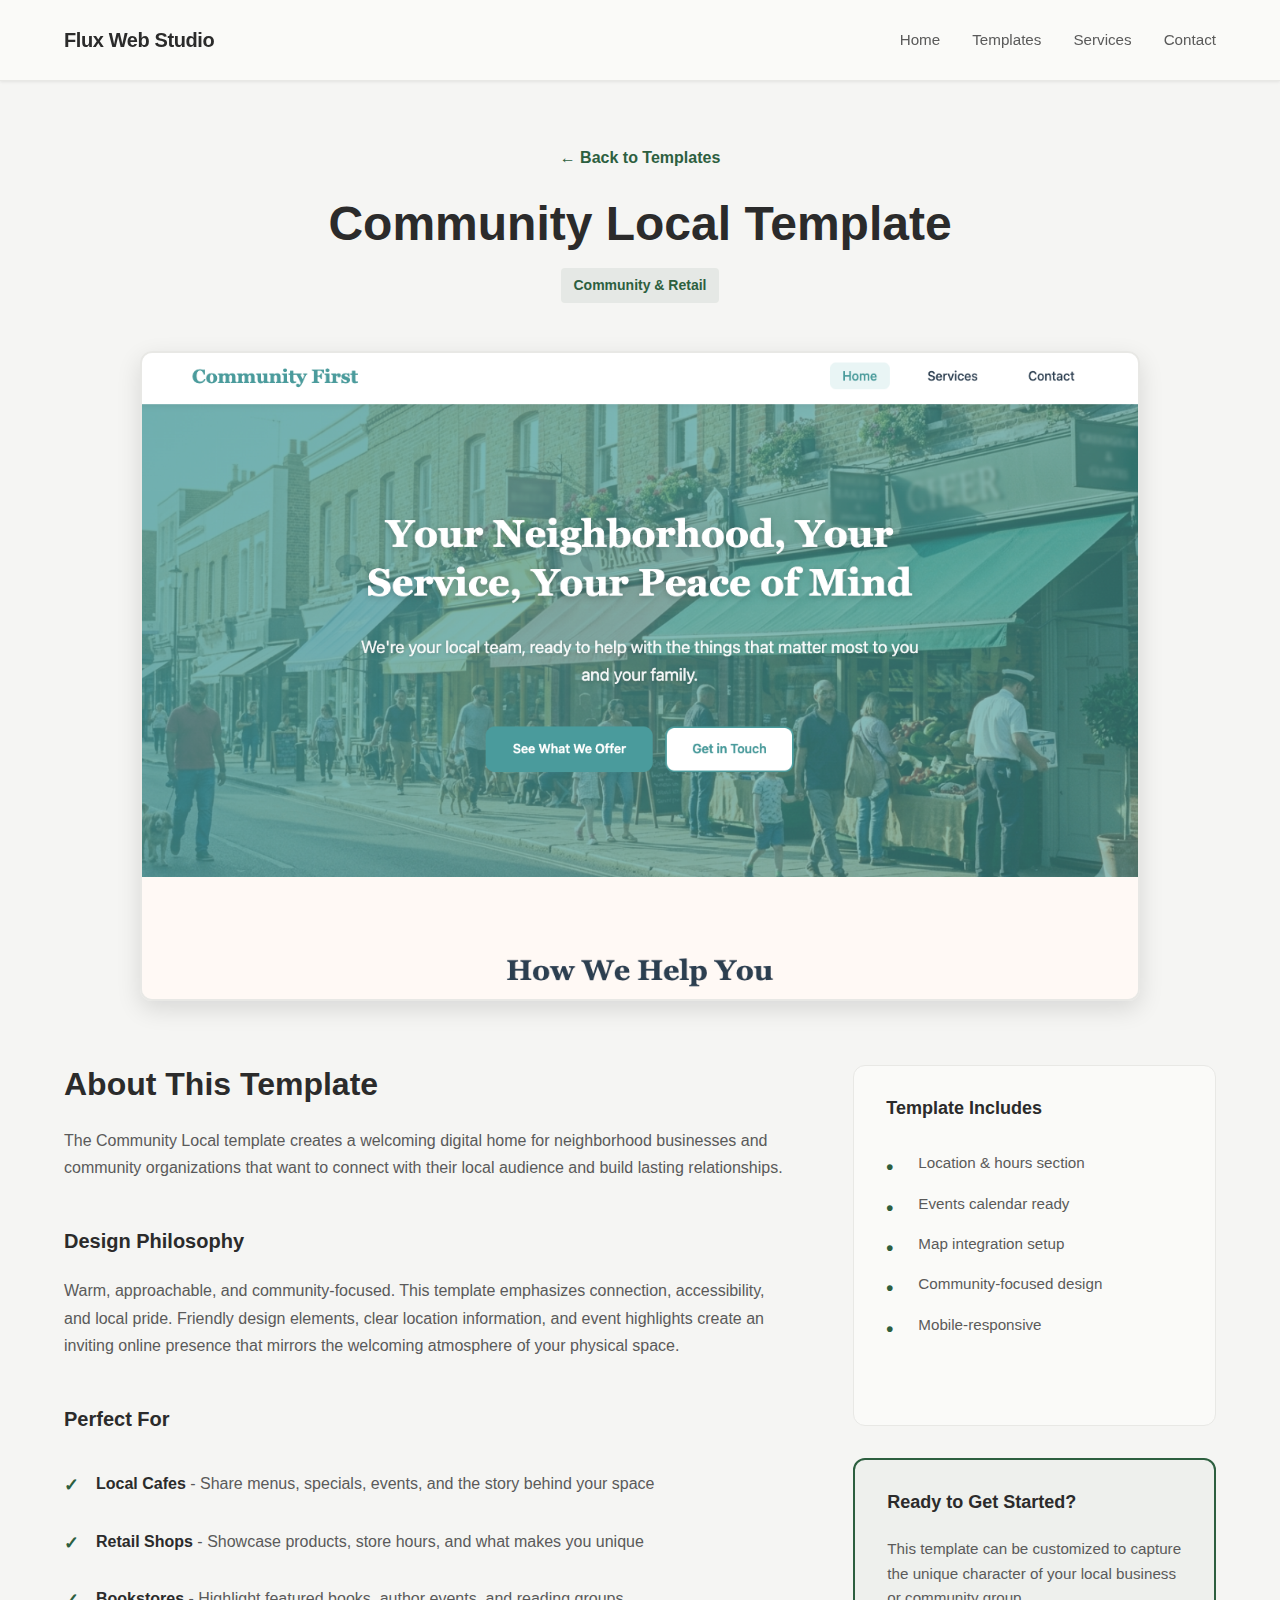
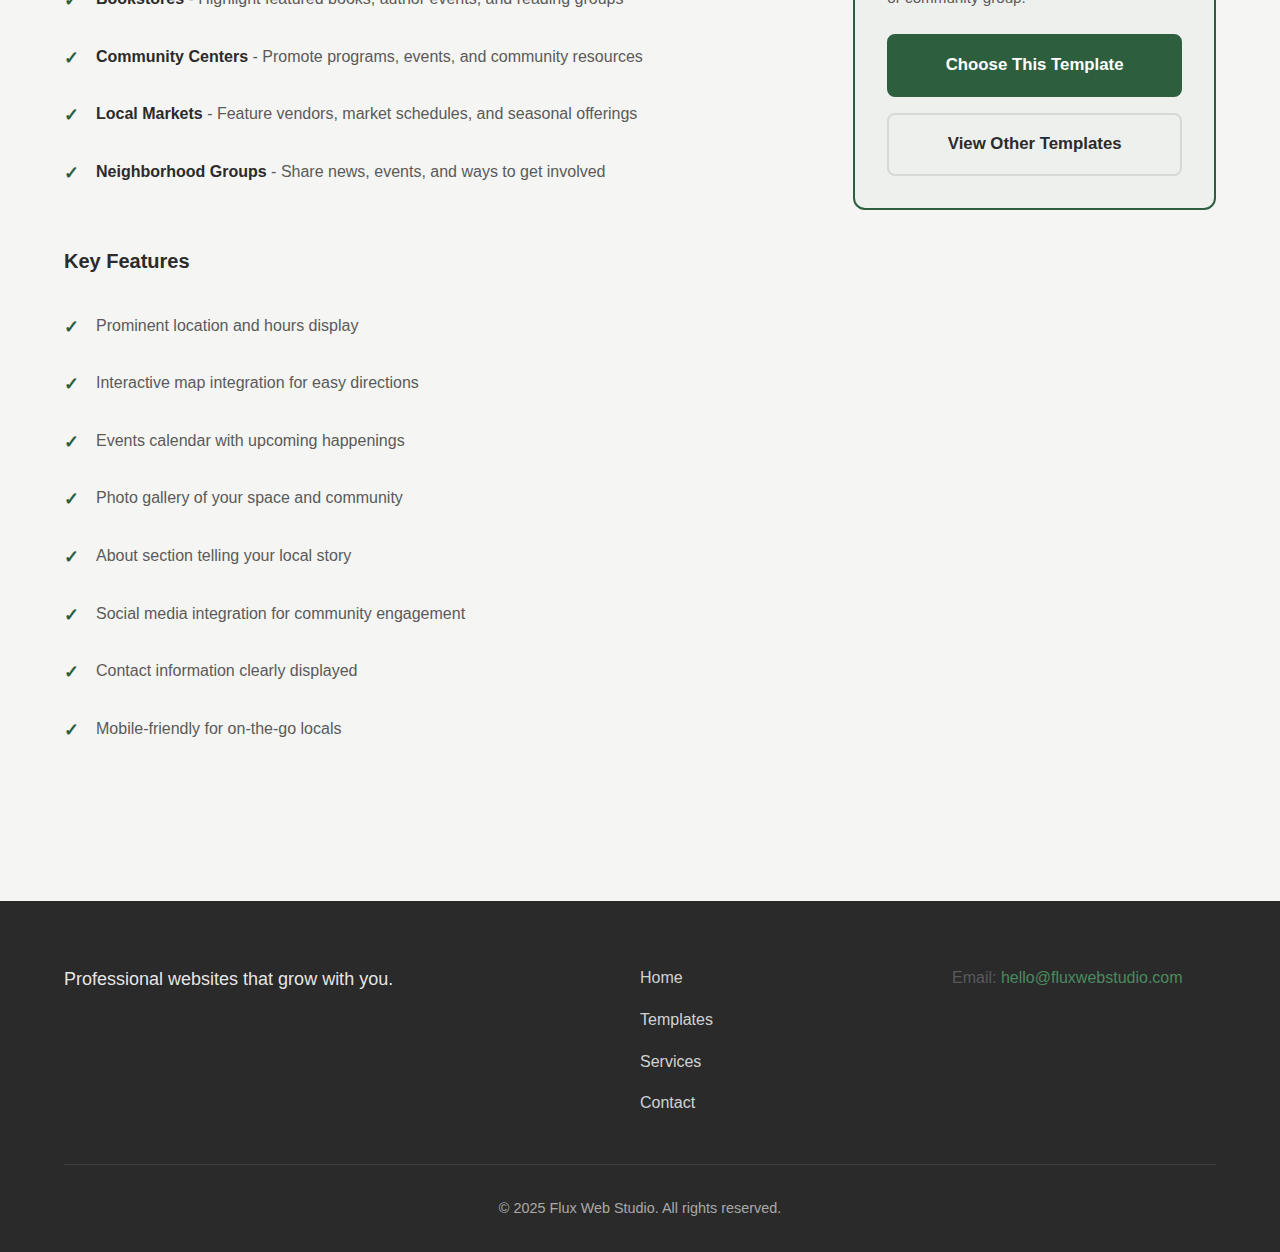
<file: templates/template-5-community/index.html>
<!DOCTYPE html>
<html lang="en">
<head>
    <meta charset="UTF-8">
    <meta name="viewport" content="width=device-width, initial-scale=1.0">
    <meta name="description" content="Community Local template preview - Warm website design for local shops, cafes, community groups, and neighborhood businesses.">
    <title>Community Local Template Preview | Flux Web Studio</title>
    <link rel="stylesheet" href="../../styles.css">
</head>
<body>
    <!-- Header Navigation -->
    <header class="site-header">
        <div class="container">
            <div class="header-content">
                <a href="../../index.html" class="brand-logo">Flux Web Studio</a>
                <nav class="main-nav" id="mainNav">
                    <a href="../../index.html" class="nav-link">Home</a>
                    <a href="../../templates.html" class="nav-link">Templates</a>
                    <a href="../../services.html" class="nav-link">Services</a>
                    <a href="../../contact.html" class="nav-link">Contact</a>
                </nav>
                <button class="mobile-menu-toggle" id="mobileMenuToggle" aria-label="Toggle navigation menu">
                    <span></span>
                    <span></span>
                    <span></span>
                </button>
            </div>
        </div>
    </header>

    <!-- Template Preview Section -->
    <section class="template-preview-section">
        <div class="container">
            <div class="preview-header">
                <a href="../../templates.html" class="back-link">← Back to Templates</a>
                <h1>Community Local Template</h1>
                <p class="preview-category">Community & Retail</p>
            </div>

            <!-- Screenshot Display -->
            <div class="preview-screenshot">
                <img src="../../assets/images/thumb-community.jpg" alt="Community Local template full preview" class="screenshot-image">
            </div>

            <!-- Template Details -->
            <div class="preview-details">
                <div class="preview-content">
                    <h2>About This Template</h2>
                    <p>The Community Local template creates a welcoming digital home for neighborhood businesses and community organizations that want to connect with their local audience and build lasting relationships.</p>
                    
                    <h3>Design Philosophy</h3>
                    <p>Warm, approachable, and community-focused. This template emphasizes connection, accessibility, and local pride. Friendly design elements, clear location information, and event highlights create an inviting online presence that mirrors the welcoming atmosphere of your physical space.</p>
                    
                    <h3>Perfect For</h3>
                    <ul class="suited-for-list">
                        <li><strong>Local Cafes</strong> - Share menus, specials, events, and the story behind your space</li>
                        <li><strong>Retail Shops</strong> - Showcase products, store hours, and what makes you unique</li>
                        <li><strong>Bookstores</strong> - Highlight featured books, author events, and reading groups</li>
                        <li><strong>Community Centers</strong> - Promote programs, events, and community resources</li>
                        <li><strong>Local Markets</strong> - Feature vendors, market schedules, and seasonal offerings</li>
                        <li><strong>Neighborhood Groups</strong> - Share news, events, and ways to get involved</li>
                    </ul>

                    <h3>Key Features</h3>
                    <ul class="features-list">
                        <li>Prominent location and hours display</li>
                        <li>Interactive map integration for easy directions</li>
                        <li>Events calendar with upcoming happenings</li>
                        <li>Photo gallery of your space and community</li>
                        <li>About section telling your local story</li>
                        <li>Social media integration for community engagement</li>
                        <li>Contact information clearly displayed</li>
                        <li>Mobile-friendly for on-the-go locals</li>
                    </ul>
                </div>

                <div class="preview-sidebar">
                    <div class="preview-card">
                        <h3>Template Includes</h3>
                        <ul class="includes-list">
                            <li>Location & hours section</li>
                            <li>Events calendar ready</li>
                            <li>Map integration setup</li>
                            <li>Community-focused design</li>
                            <li>Mobile-responsive</li>
                        </ul>
                    </div>

                    <div class="preview-card highlight">
                        <h3>Ready to Get Started?</h3>
                        <p>This template can be customized to capture the unique character of your local business or community group.</p>
                        <a href="../../contact.html?template=community-local" class="btn btn-primary btn-full-width">Choose This Template</a>
                        <a href="../../templates.html" class="btn btn-secondary btn-full-width">View Other Templates</a>
                    </div>
                </div>
            </div>
        </div>
    </section>

    <!-- Footer -->
    <footer class="site-footer">
        <div class="container">
            <div class="footer-content">
                <div class="footer-brand">
                    <p class="brand-tagline">Professional websites that grow with you.</p>
                </div>
                <nav class="footer-nav">
                    <a href="../../index.html">Home</a>
                    <a href="../../templates.html">Templates</a>
                    <a href="../../services.html">Services</a>
                    <a href="../../contact.html">Contact</a>
                </nav>
                <div class="footer-contact">
                    <p>Email: <a href="mailto:hello@fluxwebstudio.com">hello@fluxwebstudio.com</a></p>
                </div>
            </div>
            <div class="footer-bottom">
                <p>&copy; 2025 Flux Web Studio. All rights reserved.</p>
            </div>
        </div>
    </footer>

    <script src="../../script.js"></script>
</body>
</html>
</file>
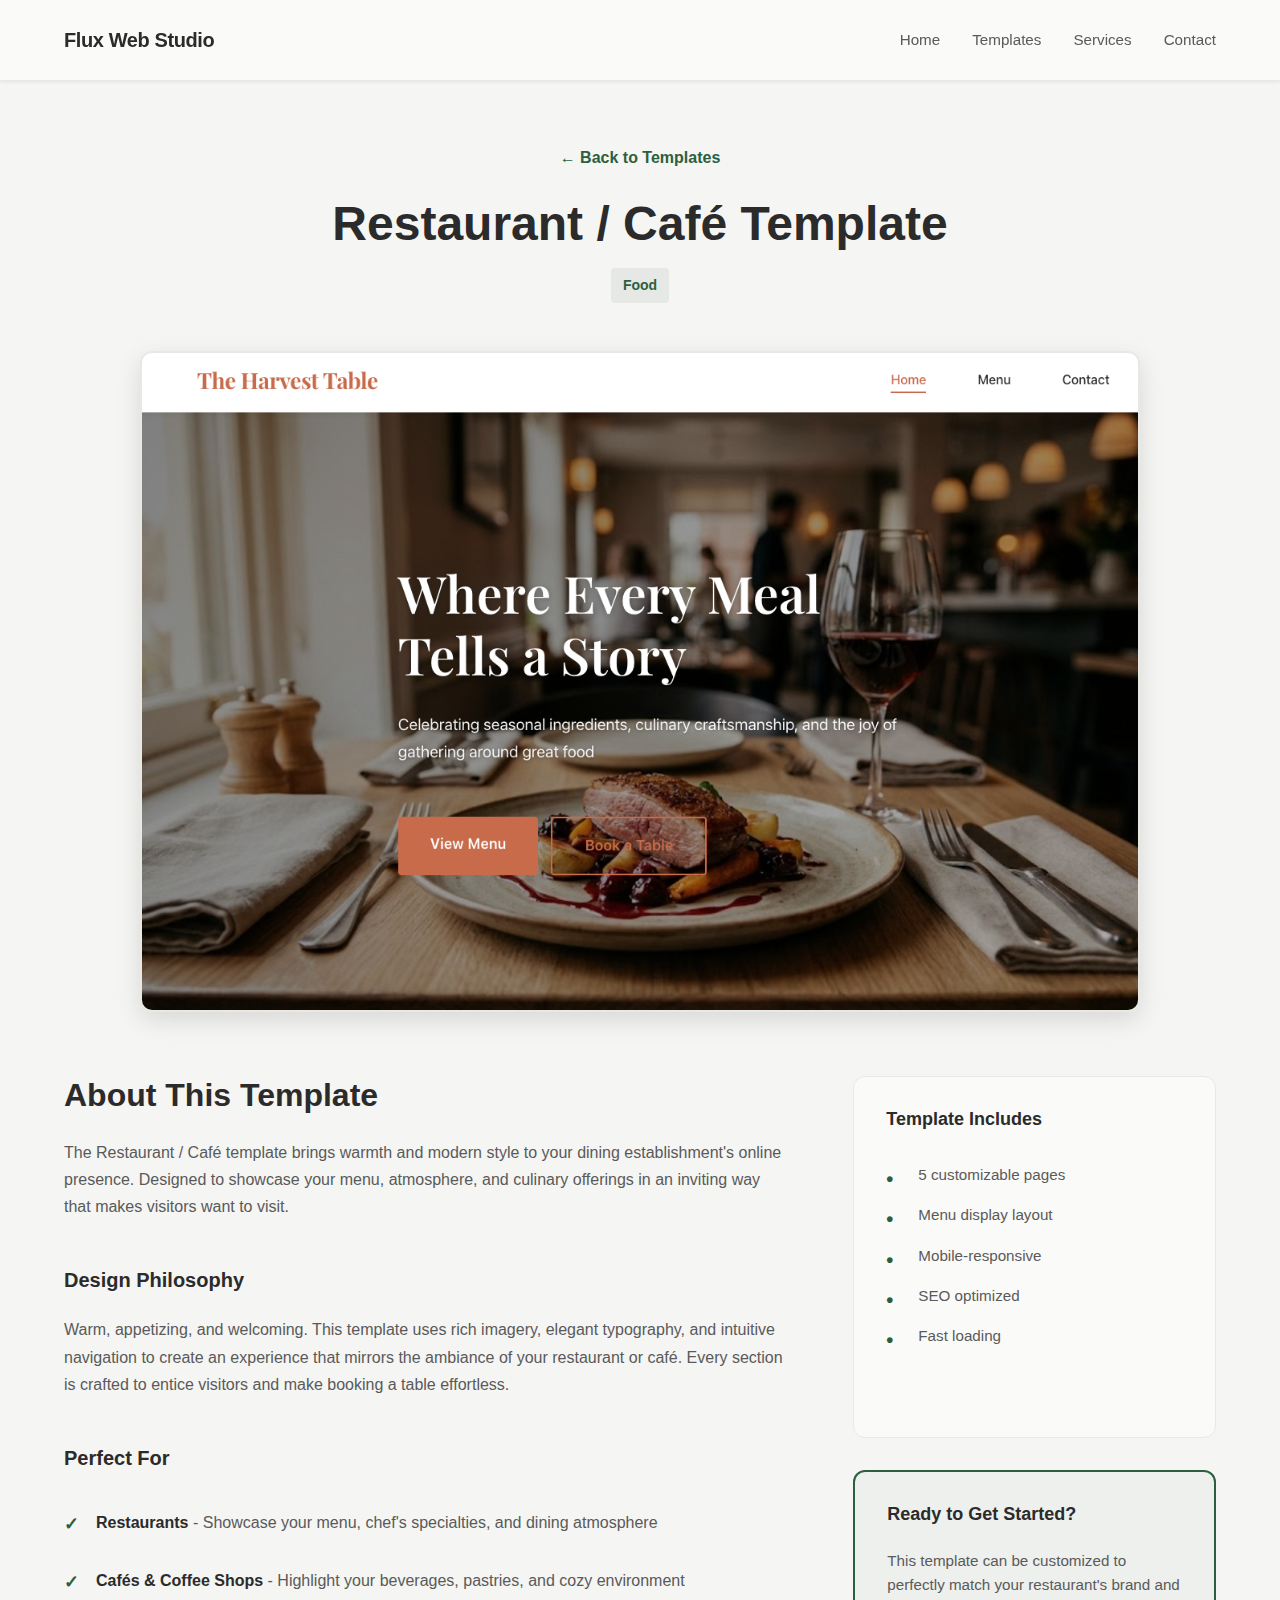
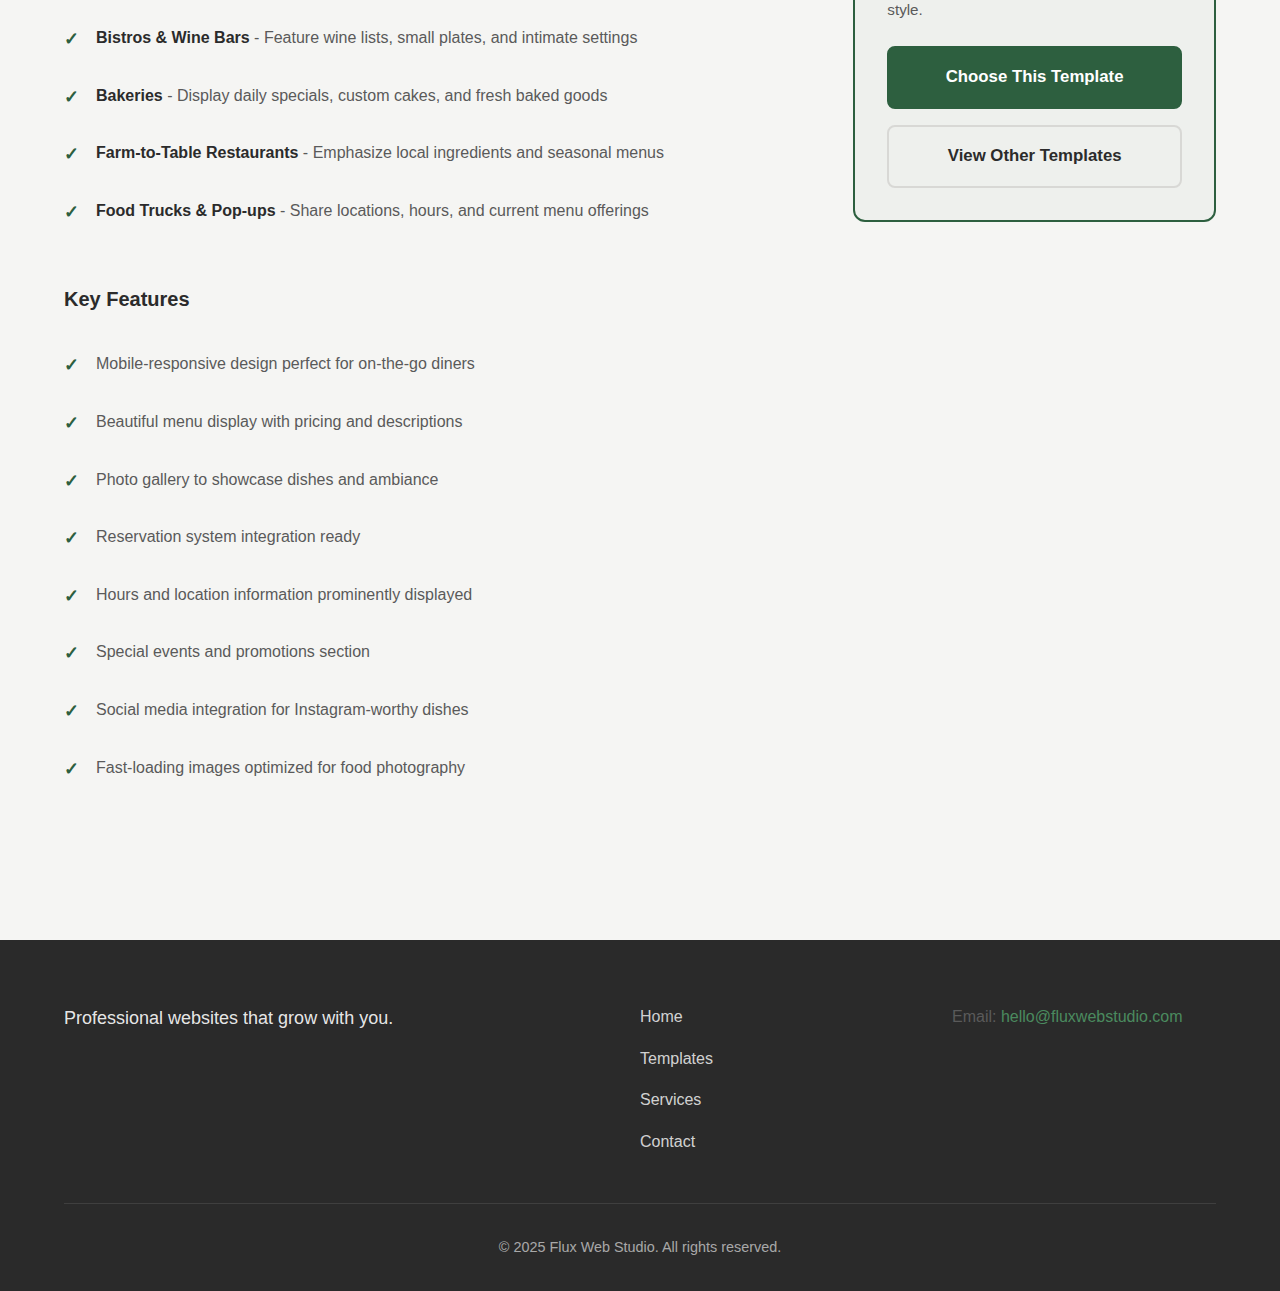
<file: templates/template-6-restaurant/index.html>
<!DOCTYPE html>
<html lang="en">
<head>
    <meta charset="UTF-8">
    <meta name="viewport" content="width=device-width, initial-scale=1.0">
    <meta name="description" content="Restaurant / Café template preview - Warm, modern website design for cafés, restaurants, and dining establishments.">
    <title>Restaurant / Café Template Preview | Flux Web Studio</title>
    <link rel="stylesheet" href="../../styles.css">
</head>
<body>
    <!-- Header Navigation -->
    <header class="site-header">
        <div class="container">
            <div class="header-content">
                <a href="../../index.html" class="brand-logo">Flux Web Studio</a>
                <nav class="main-nav" id="mainNav">
                    <a href="../../index.html" class="nav-link">Home</a>
                    <a href="../../templates.html" class="nav-link">Templates</a>
                    <a href="../../services.html" class="nav-link">Services</a>
                    <a href="../../contact.html" class="nav-link">Contact</a>
                </nav>
                <button class="mobile-menu-toggle" id="mobileMenuToggle" aria-label="Toggle navigation menu">
                    <span></span>
                    <span></span>
                    <span></span>
                </button>
            </div>
        </div>
    </header>

    <!-- Template Preview Section -->
    <section class="template-preview-section">
        <div class="container">
            <div class="preview-header">
                <a href="../../templates.html" class="back-link">← Back to Templates</a>
                <h1>Restaurant / Café Template</h1>
                <p class="preview-category">Food</p>
            </div>

            <!-- Screenshot Display -->
            <div class="preview-screenshot">
                <img src="../../assets/images/thumb-food.jpg" alt="Restaurant / Café template full preview" class="screenshot-image">
            </div>

            <!-- Template Details -->
            <div class="preview-details">
                <div class="preview-content">
                    <h2>About This Template</h2>
                    <p>The Restaurant / Café template brings warmth and modern style to your dining establishment's online presence. Designed to showcase your menu, atmosphere, and culinary offerings in an inviting way that makes visitors want to visit.</p>
                    
                    <h3>Design Philosophy</h3>
                    <p>Warm, appetizing, and welcoming. This template uses rich imagery, elegant typography, and intuitive navigation to create an experience that mirrors the ambiance of your restaurant or café. Every section is crafted to entice visitors and make booking a table effortless.</p>
                    
                    <h3>Perfect For</h3>
                    <ul class="suited-for-list">
                        <li><strong>Restaurants</strong> - Showcase your menu, chef's specialties, and dining atmosphere</li>
                        <li><strong>Cafés & Coffee Shops</strong> - Highlight your beverages, pastries, and cozy environment</li>
                        <li><strong>Bistros & Wine Bars</strong> - Feature wine lists, small plates, and intimate settings</li>
                        <li><strong>Bakeries</strong> - Display daily specials, custom cakes, and fresh baked goods</li>
                        <li><strong>Farm-to-Table Restaurants</strong> - Emphasize local ingredients and seasonal menus</li>
                        <li><strong>Food Trucks & Pop-ups</strong> - Share locations, hours, and current menu offerings</li>
                    </ul>

                    <h3>Key Features</h3>
                    <ul class="features-list">
                        <li>Mobile-responsive design perfect for on-the-go diners</li>
                        <li>Beautiful menu display with pricing and descriptions</li>
                        <li>Photo gallery to showcase dishes and ambiance</li>
                        <li>Reservation system integration ready</li>
                        <li>Hours and location information prominently displayed</li>
                        <li>Special events and promotions section</li>
                        <li>Social media integration for Instagram-worthy dishes</li>
                        <li>Fast-loading images optimized for food photography</li>
                    </ul>
                </div>

                <div class="preview-sidebar">
                    <div class="preview-card">
                        <h3>Template Includes</h3>
                        <ul class="includes-list">
                            <li>5 customizable pages</li>
                            <li>Menu display layout</li>
                            <li>Mobile-responsive</li>
                            <li>SEO optimized</li>
                            <li>Fast loading</li>
                        </ul>
                    </div>

                    <div class="preview-card highlight">
                        <h3>Ready to Get Started?</h3>
                        <p>This template can be customized to perfectly match your restaurant's brand and style.</p>
                        <a href="../../contact.html?template=Restaurant%20%2F%20Caf%C3%A9" class="btn btn-primary btn-full-width">Choose This Template</a>
                        <a href="../../templates.html" class="btn btn-secondary btn-full-width">View Other Templates</a>
                    </div>
                </div>
            </div>
        </div>
    </section>

    <!-- Footer -->
    <footer class="site-footer">
        <div class="container">
            <div class="footer-content">
                <div class="footer-brand">
                    <p class="brand-tagline">Professional websites that grow with you.</p>
                </div>
                <nav class="footer-nav">
                    <a href="../../index.html">Home</a>
                    <a href="../../templates.html">Templates</a>
                    <a href="../../services.html">Services</a>
                    <a href="../../contact.html">Contact</a>
                </nav>
                <div class="footer-contact">
                    <p>Email: <a href="mailto:hello@fluxwebstudio.com">hello@fluxwebstudio.com</a></p>
                </div>
            </div>
            <div class="footer-bottom">
                <p>&copy; 2025 Flux Web Studio. All rights reserved.</p>
            </div>
        </div>
    </footer>

    <script src="../../script.js"></script>
</body>
</html>
</file>
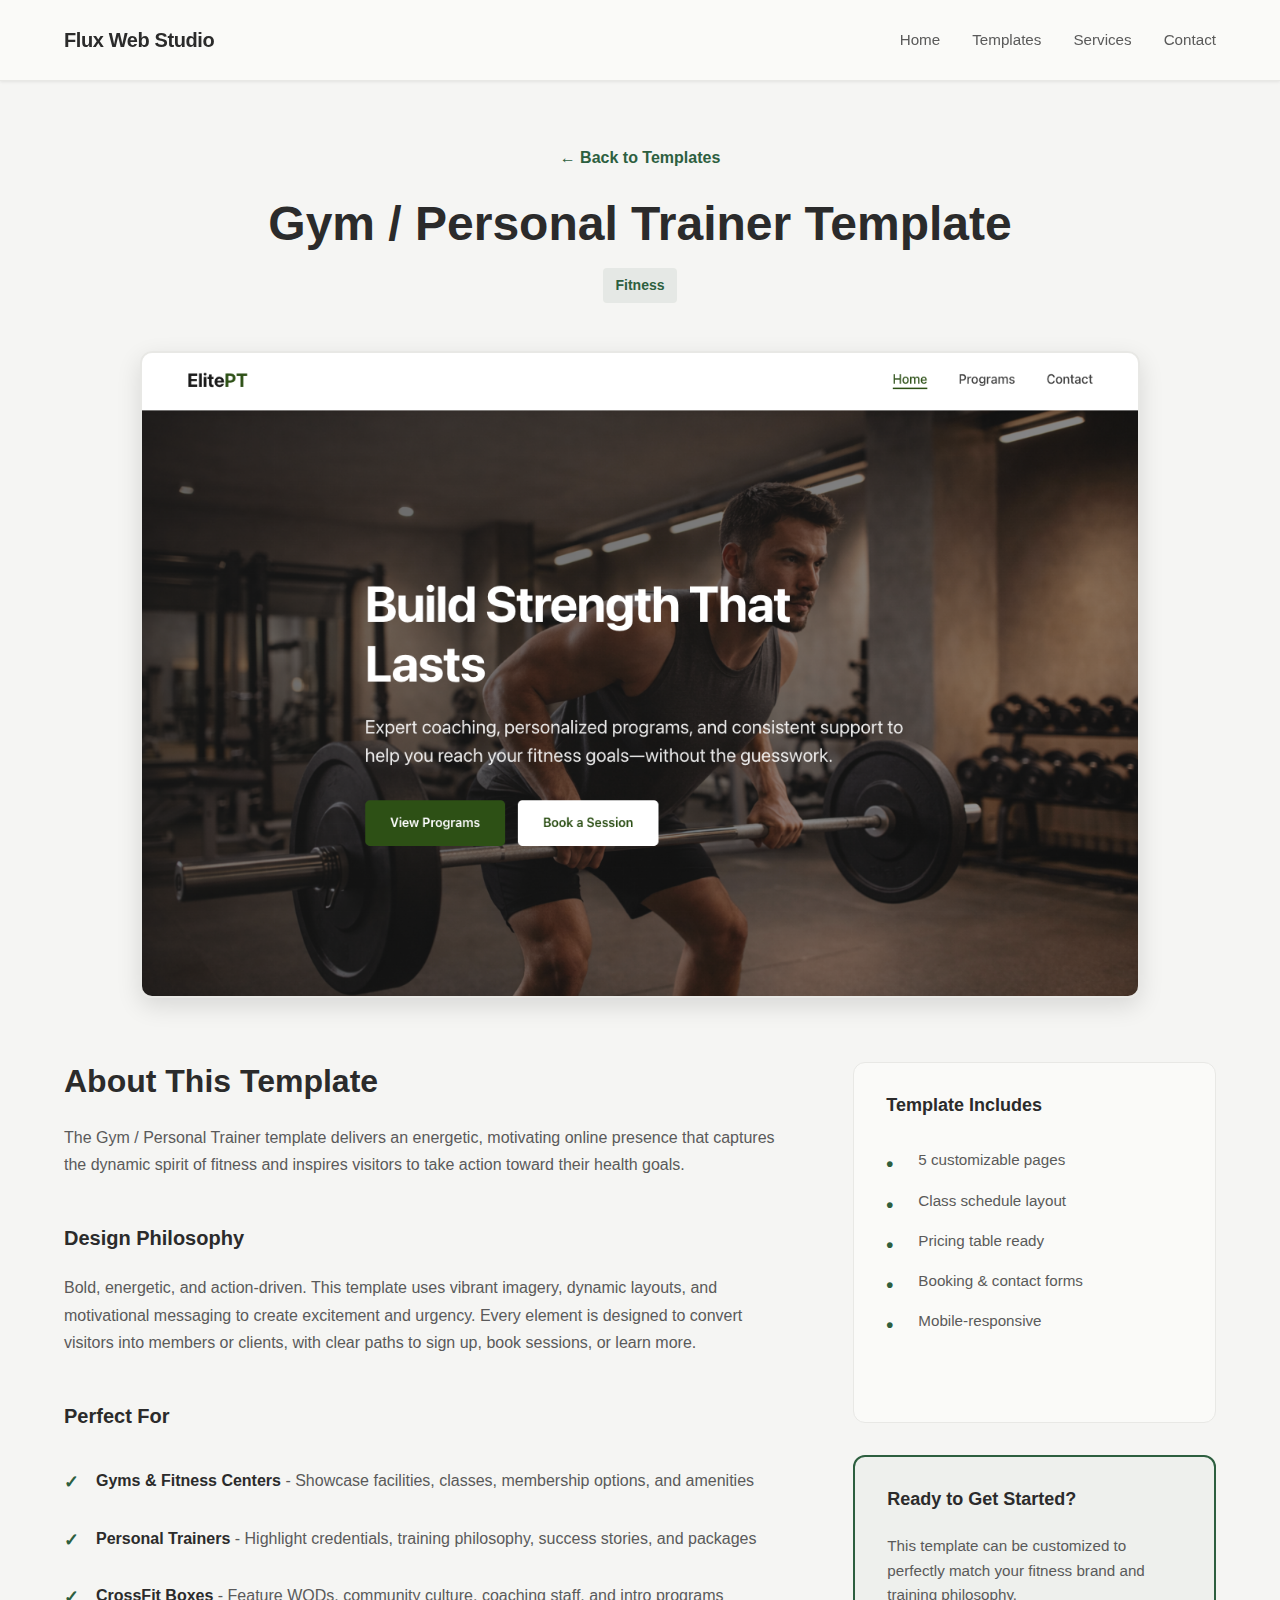
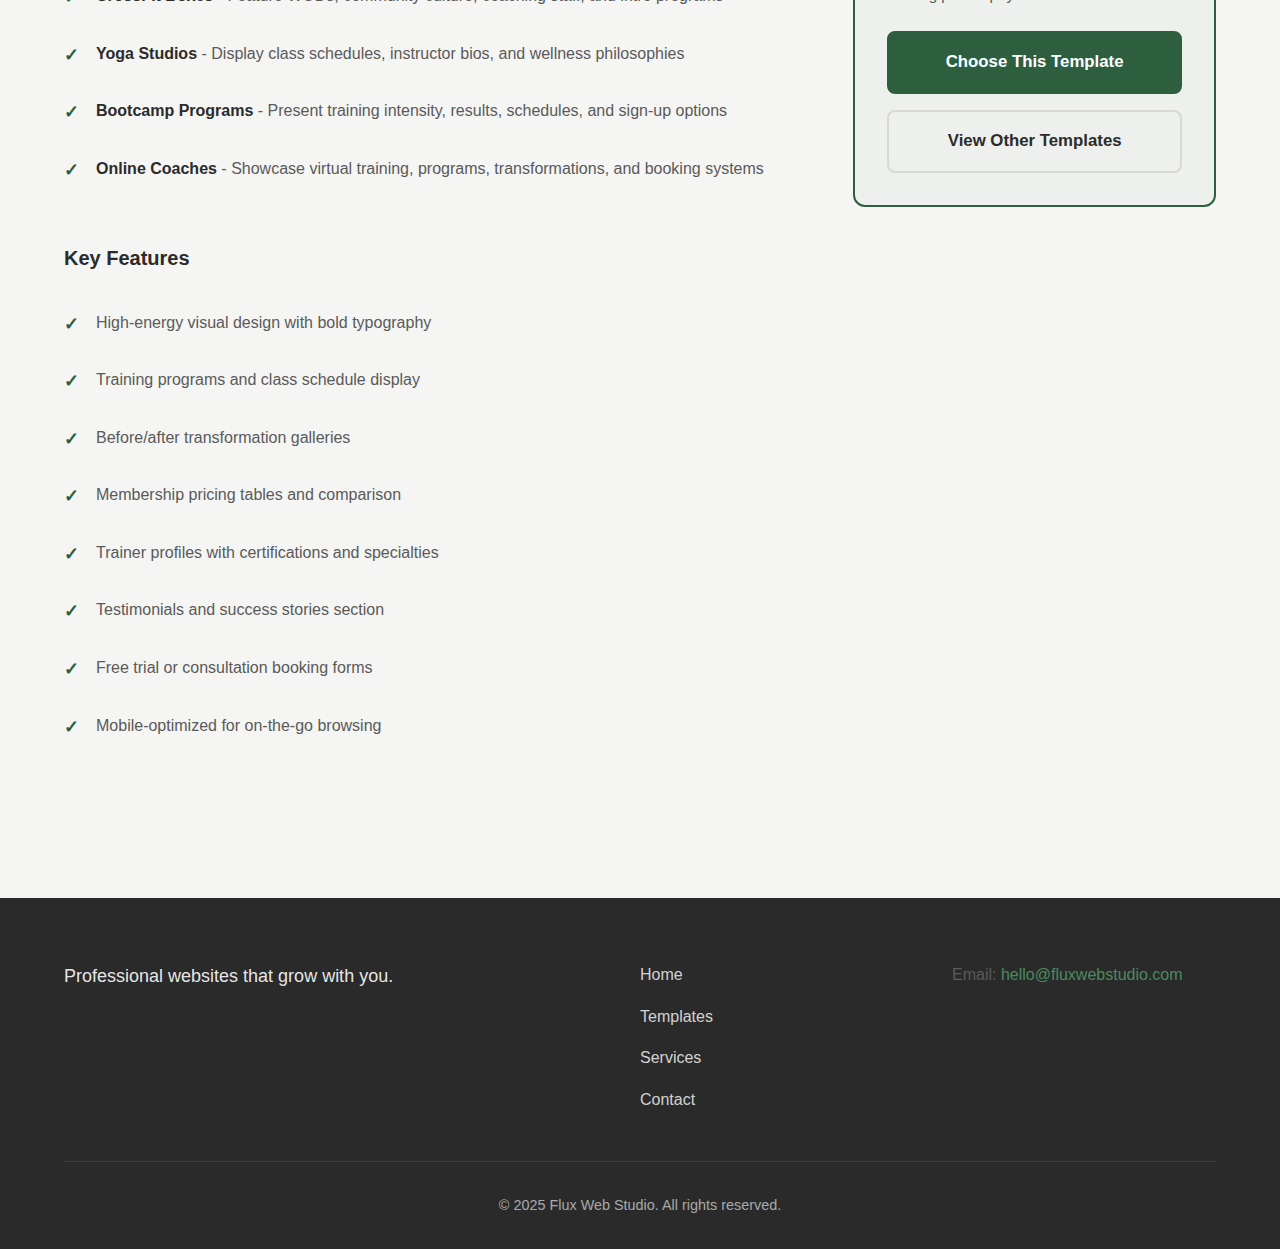
<file: templates/template-7-gym/index.html>
<!DOCTYPE html>
<html lang="en">
<head>
    <meta charset="UTF-8">
    <meta name="viewport" content="width=device-width, initial-scale=1.0">
    <meta name="description" content="Gym / Personal Trainer template preview - Energetic, modern website design for gyms, fitness centers, and personal trainers.">
    <title>Gym / Personal Trainer Template Preview | Flux Web Studio</title>
    <link rel="stylesheet" href="../../styles.css">
</head>
<body>
    <!-- Header Navigation -->
    <header class="site-header">
        <div class="container">
            <div class="header-content">
                <a href="../../index.html" class="brand-logo">Flux Web Studio</a>
                <nav class="main-nav" id="mainNav">
                    <a href="../../index.html" class="nav-link">Home</a>
                    <a href="../../templates.html" class="nav-link">Templates</a>
                    <a href="../../services.html" class="nav-link">Services</a>
                    <a href="../../contact.html" class="nav-link">Contact</a>
                </nav>
                <button class="mobile-menu-toggle" id="mobileMenuToggle" aria-label="Toggle navigation menu">
                    <span></span>
                    <span></span>
                    <span></span>
                </button>
            </div>
        </div>
    </header>

    <!-- Template Preview Section -->
    <section class="template-preview-section">
        <div class="container">
            <div class="preview-header">
                <a href="../../templates.html" class="back-link">← Back to Templates</a>
                <h1>Gym / Personal Trainer Template</h1>
                <p class="preview-category">Fitness</p>
            </div>

            <!-- Screenshot Display -->
            <div class="preview-screenshot">
                <img src="../../assets/images/thumb-gym.jpg" alt="Gym / Personal Trainer template full preview" class="screenshot-image">
            </div>

            <!-- Template Details -->
            <div class="preview-details">
                <div class="preview-content">
                    <h2>About This Template</h2>
                    <p>The Gym / Personal Trainer template delivers an energetic, motivating online presence that captures the dynamic spirit of fitness and inspires visitors to take action toward their health goals.</p>
                    
                    <h3>Design Philosophy</h3>
                    <p>Bold, energetic, and action-driven. This template uses vibrant imagery, dynamic layouts, and motivational messaging to create excitement and urgency. Every element is designed to convert visitors into members or clients, with clear paths to sign up, book sessions, or learn more.</p>
                    
                    <h3>Perfect For</h3>
                    <ul class="suited-for-list">
                        <li><strong>Gyms & Fitness Centers</strong> - Showcase facilities, classes, membership options, and amenities</li>
                        <li><strong>Personal Trainers</strong> - Highlight credentials, training philosophy, success stories, and packages</li>
                        <li><strong>CrossFit Boxes</strong> - Feature WODs, community culture, coaching staff, and intro programs</li>
                        <li><strong>Yoga Studios</strong> - Display class schedules, instructor bios, and wellness philosophies</li>
                        <li><strong>Bootcamp Programs</strong> - Present training intensity, results, schedules, and sign-up options</li>
                        <li><strong>Online Coaches</strong> - Showcase virtual training, programs, transformations, and booking systems</li>
                    </ul>

                    <h3>Key Features</h3>
                    <ul class="features-list">
                        <li>High-energy visual design with bold typography</li>
                        <li>Training programs and class schedule display</li>
                        <li>Before/after transformation galleries</li>
                        <li>Membership pricing tables and comparison</li>
                        <li>Trainer profiles with certifications and specialties</li>
                        <li>Testimonials and success stories section</li>
                        <li>Free trial or consultation booking forms</li>
                        <li>Mobile-optimized for on-the-go browsing</li>
                    </ul>
                </div>

                <div class="preview-sidebar">
                    <div class="preview-card">
                        <h3>Template Includes</h3>
                        <ul class="includes-list">
                            <li>5 customizable pages</li>
                            <li>Class schedule layout</li>
                            <li>Pricing table ready</li>
                            <li>Booking & contact forms</li>
                            <li>Mobile-responsive</li>
                        </ul>
                    </div>

                    <div class="preview-card highlight">
                        <h3>Ready to Get Started?</h3>
                        <p>This template can be customized to perfectly match your fitness brand and training philosophy.</p>
                        <a href="../../contact.html?template=Gym%20%2F%20Personal%20Trainer" class="btn btn-primary btn-full-width">Choose This Template</a>
                        <a href="../../templates.html" class="btn btn-secondary btn-full-width">View Other Templates</a>
                    </div>
                </div>
            </div>
        </div>
    </section>

    <!-- Footer -->
    <footer class="site-footer">
        <div class="container">
            <div class="footer-content">
                <div class="footer-brand">
                    <p class="brand-tagline">Professional websites that grow with you.</p>
                </div>
                <nav class="footer-nav">
                    <a href="../../index.html">Home</a>
                    <a href="../../templates.html">Templates</a>
                    <a href="../../services.html">Services</a>
                    <a href="../../contact.html">Contact</a>
                </nav>
                <div class="footer-contact">
                    <p>Email: <a href="mailto:hello@fluxwebstudio.com">hello@fluxwebstudio.com</a></p>
                </div>
            </div>
            <div class="footer-bottom">
                <p>&copy; 2025 Flux Web Studio. All rights reserved.</p>
            </div>
        </div>
    </footer>

    <script src="../../script.js"></script>
</body>
</html>
</file>
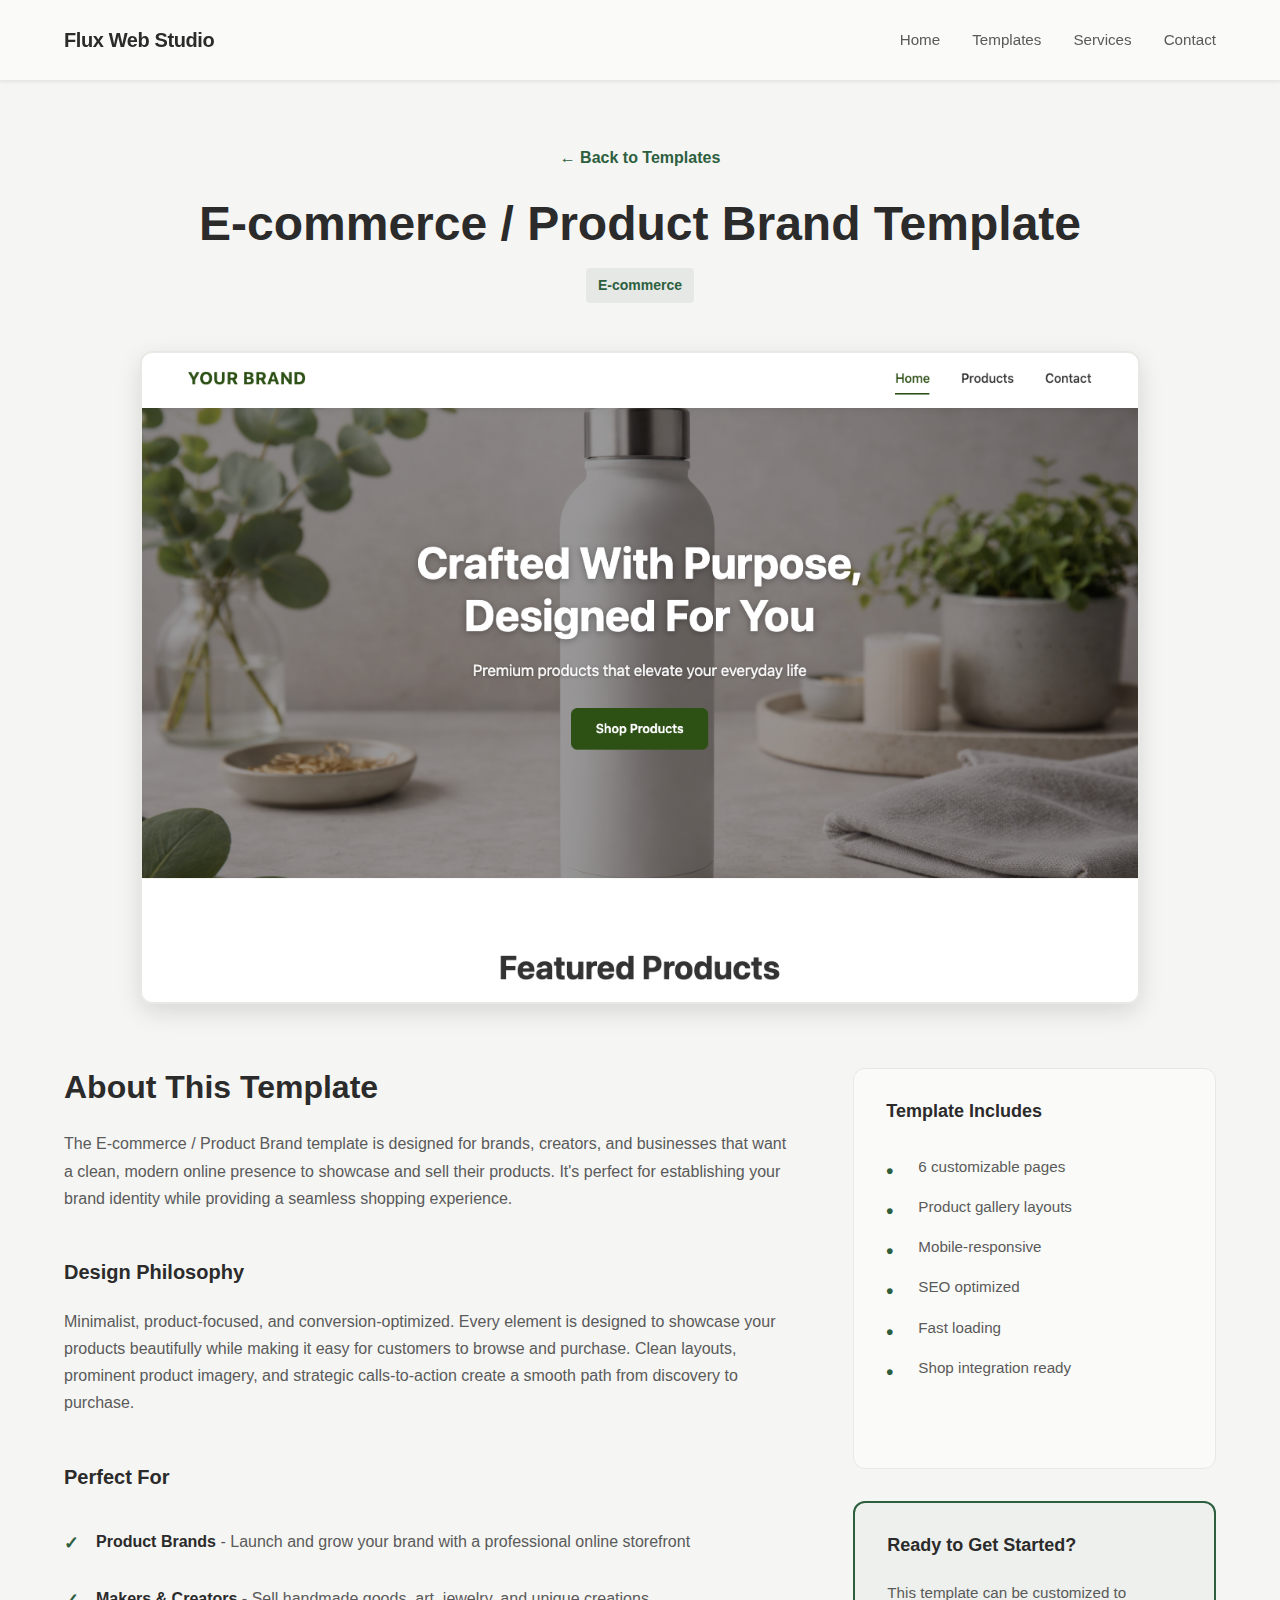
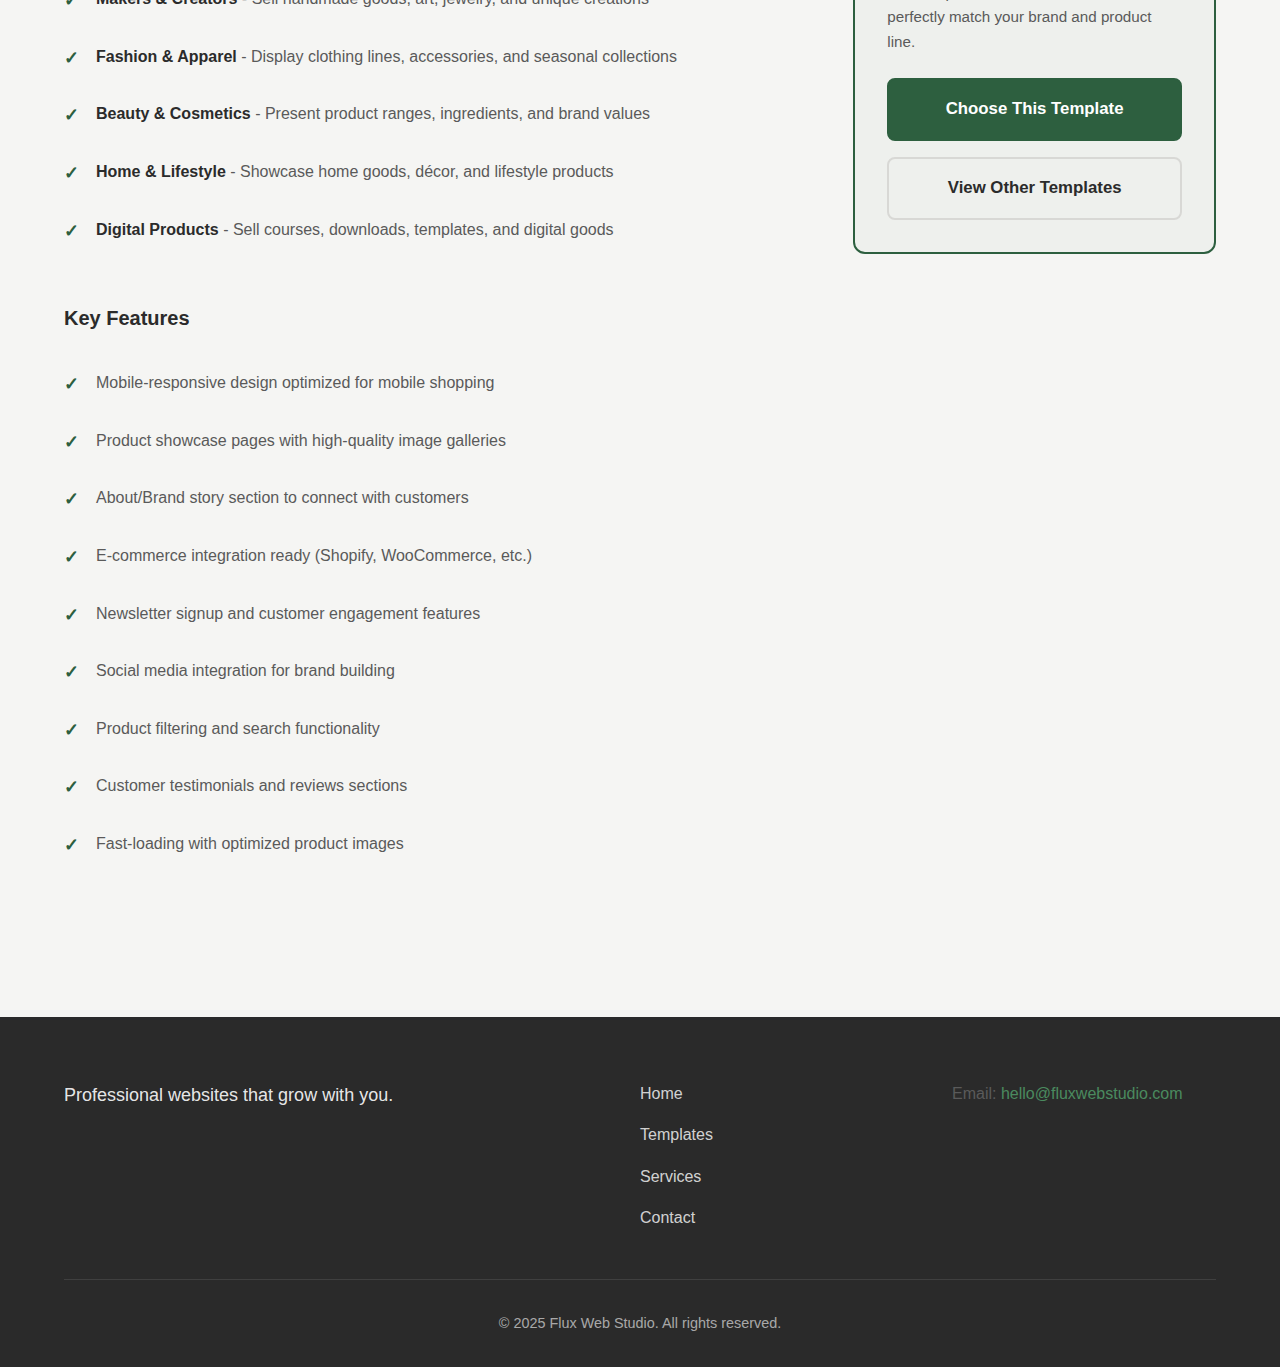
<file: templates/template-8-ecommerce/index.html>
<!DOCTYPE html>
<html lang="en">
<head>
    <meta charset="UTF-8">
    <meta name="viewport" content="width=device-width, initial-scale=1.0">
    <meta name="description" content="E-commerce / Product Brand template preview - Clean product-focused website design for brands and online creators.">
    <title>E-commerce / Product Brand Template Preview | Flux Web Studio</title>
    <link rel="stylesheet" href="../../styles.css">
</head>
<body>
    <!-- Header Navigation -->
    <header class="site-header">
        <div class="container">
            <div class="header-content">
                <a href="../../index.html" class="brand-logo">Flux Web Studio</a>
                <nav class="main-nav" id="mainNav">
                    <a href="../../index.html" class="nav-link">Home</a>
                    <a href="../../templates.html" class="nav-link">Templates</a>
                    <a href="../../services.html" class="nav-link">Services</a>
                    <a href="../../contact.html" class="nav-link">Contact</a>
                </nav>
                <button class="mobile-menu-toggle" id="mobileMenuToggle" aria-label="Toggle navigation menu">
                    <span></span>
                    <span></span>
                    <span></span>
                </button>
            </div>
        </div>
    </header>

    <!-- Template Preview Section -->
    <section class="template-preview-section">
        <div class="container">
            <div class="preview-header">
                <a href="../../templates.html" class="back-link">← Back to Templates</a>
                <h1>E-commerce / Product Brand Template</h1>
                <p class="preview-category">E-commerce</p>
            </div>

            <!-- Screenshot Display -->
            <div class="preview-screenshot">
                <img src="../../assets/images/thumb-ecommerce.jpg" alt="E-commerce / Product Brand template full preview" class="screenshot-image">
            </div>

            <!-- Template Details -->
            <div class="preview-details">
                <div class="preview-content">
                    <h2>About This Template</h2>
                    <p>The E-commerce / Product Brand template is designed for brands, creators, and businesses that want a clean, modern online presence to showcase and sell their products. It's perfect for establishing your brand identity while providing a seamless shopping experience.</p>
                    
                    <h3>Design Philosophy</h3>
                    <p>Minimalist, product-focused, and conversion-optimized. Every element is designed to showcase your products beautifully while making it easy for customers to browse and purchase. Clean layouts, prominent product imagery, and strategic calls-to-action create a smooth path from discovery to purchase.</p>
                    
                    <h3>Perfect For</h3>
                    <ul class="suited-for-list">
                        <li><strong>Product Brands</strong> - Launch and grow your brand with a professional online storefront</li>
                        <li><strong>Makers & Creators</strong> - Sell handmade goods, art, jewelry, and unique creations</li>
                        <li><strong>Fashion & Apparel</strong> - Display clothing lines, accessories, and seasonal collections</li>
                        <li><strong>Beauty & Cosmetics</strong> - Present product ranges, ingredients, and brand values</li>
                        <li><strong>Home & Lifestyle</strong> - Showcase home goods, décor, and lifestyle products</li>
                        <li><strong>Digital Products</strong> - Sell courses, downloads, templates, and digital goods</li>
                    </ul>

                    <h3>Key Features</h3>
                    <ul class="features-list">
                        <li>Mobile-responsive design optimized for mobile shopping</li>
                        <li>Product showcase pages with high-quality image galleries</li>
                        <li>About/Brand story section to connect with customers</li>
                        <li>E-commerce integration ready (Shopify, WooCommerce, etc.)</li>
                        <li>Newsletter signup and customer engagement features</li>
                        <li>Social media integration for brand building</li>
                        <li>Product filtering and search functionality</li>
                        <li>Customer testimonials and reviews sections</li>
                        <li>Fast-loading with optimized product images</li>
                    </ul>
                </div>

                <div class="preview-sidebar">
                    <div class="preview-card">
                        <h3>Template Includes</h3>
                        <ul class="includes-list">
                            <li>6 customizable pages</li>
                            <li>Product gallery layouts</li>
                            <li>Mobile-responsive</li>
                            <li>SEO optimized</li>
                            <li>Fast loading</li>
                            <li>Shop integration ready</li>
                        </ul>
                    </div>

                    <div class="preview-card highlight">
                        <h3>Ready to Get Started?</h3>
                        <p>This template can be customized to perfectly match your brand and product line.</p>
                        <a href="../../contact.html?template=E-commerce%20%2F%20Product%20Brand" class="btn btn-primary btn-full-width">Choose This Template</a>
                        <a href="../../templates.html" class="btn btn-secondary btn-full-width">View Other Templates</a>
                    </div>
                </div>
            </div>
        </div>
    </section>

    <!-- Footer -->
    <footer class="site-footer">
        <div class="container">
            <div class="footer-content">
                <div class="footer-brand">
                    <p class="brand-tagline">Professional websites that grow with you.</p>
                </div>
                <nav class="footer-nav">
                    <a href="../../index.html">Home</a>
                    <a href="../../templates.html">Templates</a>
                    <a href="../../services.html">Services</a>
                    <a href="../../contact.html">Contact</a>
                </nav>
                <div class="footer-contact">
                    <p>Email: <a href="mailto:hello@fluxwebstudio.com">hello@fluxwebstudio.com</a></p>
                </div>
            </div>
            <div class="footer-bottom">
                <p>&copy; 2025 Flux Web Studio. All rights reserved.</p>
            </div>
        </div>
    </footer>

    <script src="../../script.js"></script>
</body>
</html>
</file>
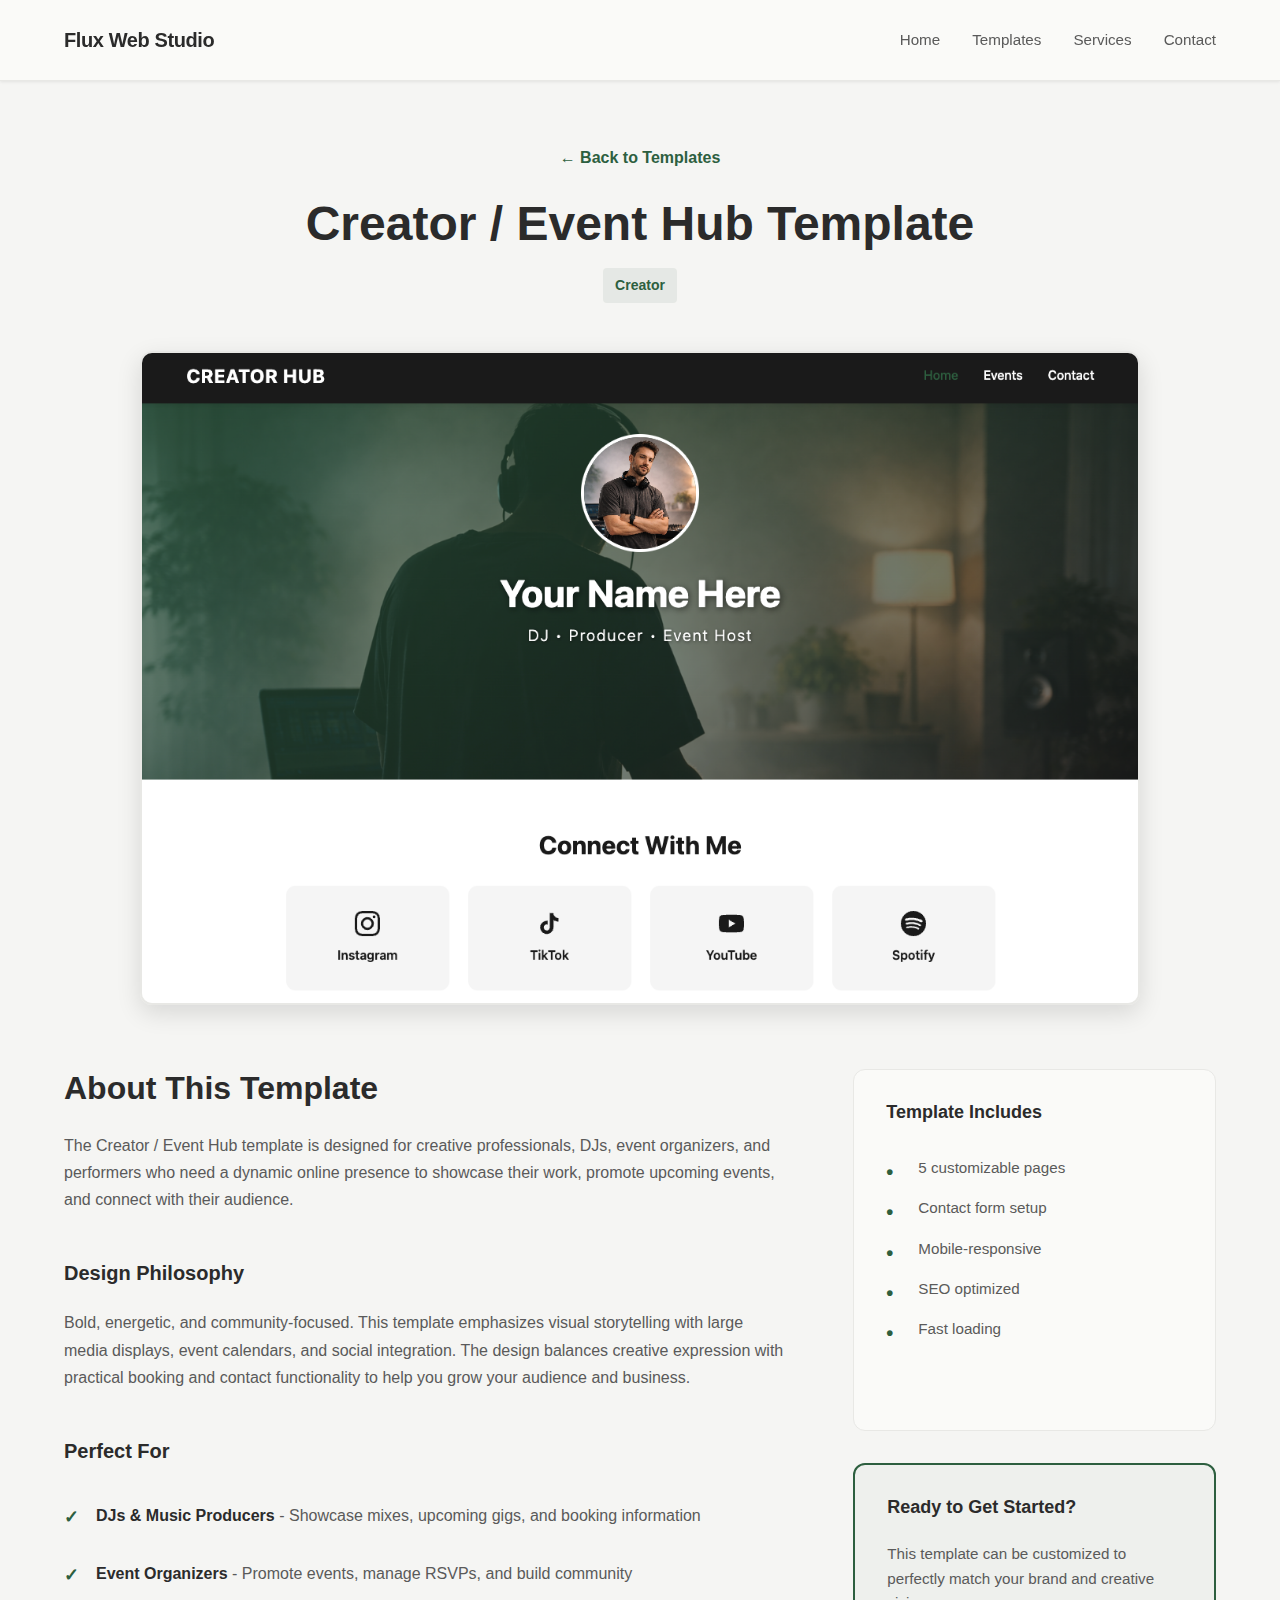
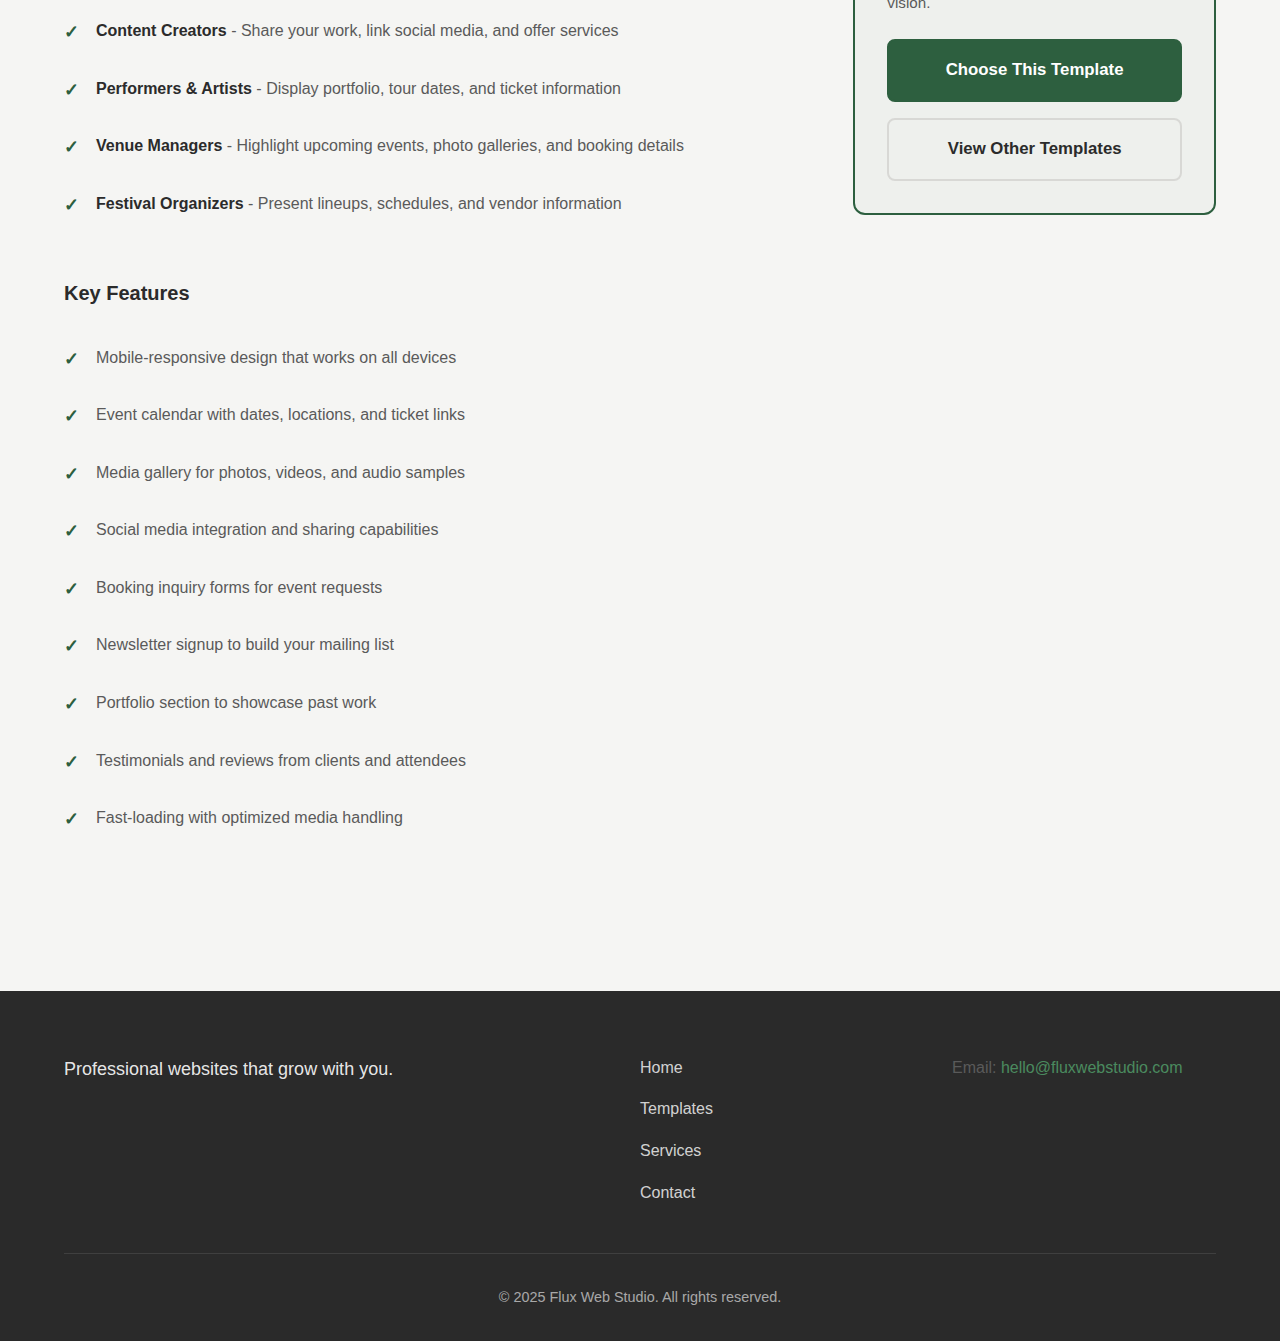
<file: templates/template-9-creator/index.html>
<!DOCTYPE html>
<html lang="en">
<head>
    <meta charset="UTF-8">
    <meta name="viewport" content="width=device-width, initial-scale=1.0">
    <meta name="description" content="Creator / Event Hub template preview - Professional website design for creators, DJs, and event organizers.">
    <title>Creator / Event Hub Template Preview | Flux Web Studio</title>
    <link rel="stylesheet" href="../../styles.css">
</head>
<body>
    <!-- Header Navigation -->
    <header class="site-header">
        <div class="container">
            <div class="header-content">
                <a href="../../index.html" class="brand-logo">Flux Web Studio</a>
                <nav class="main-nav" id="mainNav">
                    <a href="../../index.html" class="nav-link">Home</a>
                    <a href="../../templates.html" class="nav-link">Templates</a>
                    <a href="../../services.html" class="nav-link">Services</a>
                    <a href="../../contact.html" class="nav-link">Contact</a>
                </nav>
                <button class="mobile-menu-toggle" id="mobileMenuToggle" aria-label="Toggle navigation menu">
                    <span></span>
                    <span></span>
                    <span></span>
                </button>
            </div>
        </div>
    </header>

    <!-- Template Preview Section -->
    <section class="template-preview-section">
        <div class="container">
            <div class="preview-header">
                <a href="../../templates.html" class="back-link">← Back to Templates</a>
                <h1>Creator / Event Hub Template</h1>
                <p class="preview-category">Creator</p>
            </div>

            <!-- Screenshot Display -->
            <div class="preview-screenshot">
                <img src="../../assets/images/thumb-creator.jpg" alt="Creator / Event Hub template full preview" class="screenshot-image">
            </div>

            <!-- Template Details -->
            <div class="preview-details">
                <div class="preview-content">
                    <h2>About This Template</h2>
                    <p>The Creator / Event Hub template is designed for creative professionals, DJs, event organizers, and performers who need a dynamic online presence to showcase their work, promote upcoming events, and connect with their audience.</p>
                    
                    <h3>Design Philosophy</h3>
                    <p>Bold, energetic, and community-focused. This template emphasizes visual storytelling with large media displays, event calendars, and social integration. The design balances creative expression with practical booking and contact functionality to help you grow your audience and business.</p>
                    
                    <h3>Perfect For</h3>
                    <ul class="suited-for-list">
                        <li><strong>DJs & Music Producers</strong> - Showcase mixes, upcoming gigs, and booking information</li>
                        <li><strong>Event Organizers</strong> - Promote events, manage RSVPs, and build community</li>
                        <li><strong>Content Creators</strong> - Share your work, link social media, and offer services</li>
                        <li><strong>Performers & Artists</strong> - Display portfolio, tour dates, and ticket information</li>
                        <li><strong>Venue Managers</strong> - Highlight upcoming events, photo galleries, and booking details</li>
                        <li><strong>Festival Organizers</strong> - Present lineups, schedules, and vendor information</li>
                    </ul>

                    <h3>Key Features</h3>
                    <ul class="features-list">
                        <li>Mobile-responsive design that works on all devices</li>
                        <li>Event calendar with dates, locations, and ticket links</li>
                        <li>Media gallery for photos, videos, and audio samples</li>
                        <li>Social media integration and sharing capabilities</li>
                        <li>Booking inquiry forms for event requests</li>
                        <li>Newsletter signup to build your mailing list</li>
                        <li>Portfolio section to showcase past work</li>
                        <li>Testimonials and reviews from clients and attendees</li>
                        <li>Fast-loading with optimized media handling</li>
                    </ul>
                </div>

                <div class="preview-sidebar">
                    <div class="preview-card">
                        <h3>Template Includes</h3>
                        <ul class="includes-list">
                            <li>5 customizable pages</li>
                            <li>Contact form setup</li>
                            <li>Mobile-responsive</li>
                            <li>SEO optimized</li>
                            <li>Fast loading</li>
                        </ul>
                    </div>

                    <div class="preview-card highlight">
                        <h3>Ready to Get Started?</h3>
                        <p>This template can be customized to perfectly match your brand and creative vision.</p>
                        <a href="../../contact.html?template=Creator%20%2F%20Event%20Hub" class="btn btn-primary btn-full-width">Choose This Template</a>
                        <a href="../../templates.html" class="btn btn-secondary btn-full-width">View Other Templates</a>
                    </div>
                </div>
            </div>
        </div>
    </section>

    <!-- Footer -->
    <footer class="site-footer">
        <div class="container">
            <div class="footer-content">
                <div class="footer-brand">
                    <p class="brand-tagline">Professional websites that grow with you.</p>
                </div>
                <nav class="footer-nav">
                    <a href="../../index.html">Home</a>
                    <a href="../../templates.html">Templates</a>
                    <a href="../../services.html">Services</a>
                    <a href="../../contact.html">Contact</a>
                </nav>
                <div class="footer-contact">
                    <p>Email: <a href="mailto:hello@fluxwebstudio.com">hello@fluxwebstudio.com</a></p>
                </div>
            </div>
            <div class="footer-bottom">
                <p>&copy; 2025 Flux Web Studio. All rights reserved.</p>
            </div>
        </div>
    </footer>

    <script src="../../script.js"></script>
</body>
</html>
</file>
<file: styles.css>
/* ============================================
   FLUX WEB STUDIO - MAIN STYLESHEET
   Modern, flexible, scalable design system
   ============================================ */

/* ============================================
   CSS RESET & BASE STYLES
   ============================================ */

* {
    margin: 0;
    padding: 0;
    box-sizing: border-box;
}

:root {
    /* Color System - Grey × Forest Green Theme */
    --color-primary: #2D5F3F;
    --color-primary-dark: #1F4129;
    --color-primary-light: #3A7550;
    
    --color-bg-main: #F5F5F3;
    --color-bg-alt: #FAFAF8;
    --color-bg-dark: #2A2A2A;
    
    --color-text-primary: #2B2B2B;
    --color-text-secondary: #5A5A5A;
    --color-text-light: #7A7A7A;
    
    --color-border: #D8D8D5;
    --color-border-light: #E8E8E5;
    
    --color-success: #2D5F3F;
    --color-error: #C84B31;
    
    /* Typography */
    --font-primary: -apple-system, BlinkMacSystemFont, 'Segoe UI', 'Roboto', 'Helvetica', 'Arial', sans-serif;
    --font-heading: -apple-system, BlinkMacSystemFont, 'Segoe UI', 'Roboto', 'Helvetica', 'Arial', sans-serif;
    
    /* Spacing Scale */
    --space-xs: 0.5rem;
    --space-sm: 1rem;
    --space-md: 1.5rem;
    --space-lg: 2rem;
    --space-xl: 3rem;
    --space-2xl: 4rem;
    --space-3xl: 6rem;
    
    /* Border Radius */
    --radius-sm: 4px;
    --radius-md: 8px;
    --radius-lg: 12px;
    
    /* Shadows */
    --shadow-sm: 0 1px 3px rgba(0, 0, 0, 0.08);
    --shadow-md: 0 4px 12px rgba(0, 0, 0, 0.10);
    --shadow-lg: 0 8px 24px rgba(0, 0, 0, 0.12);
    
    /* Transitions */
    --transition-fast: 0.15s ease;
    --transition-base: 0.25s ease;
    --transition-slow: 0.4s ease;
    
    /* Container */
    --container-max: 1200px;
    --container-padding: 1.5rem;
}

html {
    scroll-behavior: smooth;
}

body {
    font-family: var(--font-primary);
    font-size: 16px;
    line-height: 1.6;
    color: var(--color-text-primary);
    background-color: var(--color-bg-main);
    -webkit-font-smoothing: antialiased;
    -moz-osx-font-smoothing: grayscale;
}

/* ============================================
   TYPOGRAPHY
   ============================================ */

h1, h2, h3, h4, h5, h6 {
    font-family: var(--font-heading);
    font-weight: 600;
    line-height: 1.2;
    margin-bottom: var(--space-md);
    color: var(--color-text-primary);
}

h1 {
    font-size: 3rem;
    font-weight: 700;
}

h2 {
    font-size: 2.25rem;
}

h3 {
    font-size: 1.5rem;
}

h4 {
    font-size: 1.25rem;
}

p {
    margin-bottom: var(--space-md);
    color: var(--color-text-secondary);
}

a {
    color: var(--color-primary);
    text-decoration: none;
    transition: color var(--transition-fast);
}

a:hover {
    color: var(--color-primary-dark);
}

/* Responsive Typography */
@media (max-width: 768px) {
    h1 {
        font-size: 2rem;
    }
    
    h2 {
        font-size: 1.75rem;
    }
    
    h3 {
        font-size: 1.25rem;
    }
}

/* ============================================
   LAYOUT UTILITIES
   ============================================ */

.container {
    max-width: var(--container-max);
    margin: 0 auto;
    padding: 0 var(--container-padding);
}

/* ============================================
   HEADER & NAVIGATION
   ============================================ */

.site-header {
    background-color: var(--color-bg-alt);
    border-bottom: 1px solid var(--color-border-light);
    padding: var(--space-md) 0;
    position: sticky;
    top: 0;
    z-index: 1000;
    box-shadow: var(--shadow-sm);
}

.header-content {
    display: flex;
    justify-content: space-between;
    align-items: center;
}

.brand-logo {
    font-size: 1.25rem;
    font-weight: 700;
    color: var(--color-text-primary);
    letter-spacing: -0.02em;
}

.brand-logo:hover {
    color: var(--color-primary);
}

.main-nav {
    display: flex;
    gap: var(--space-lg);
}

.nav-link {
    color: var(--color-text-secondary);
    font-weight: 500;
    font-size: 0.95rem;
    transition: color var(--transition-fast);
}

.nav-link:hover,
.nav-link.active {
    color: var(--color-primary);
}

/* Mobile Menu Toggle */
.mobile-menu-toggle {
    display: none;
    flex-direction: column;
    gap: 5px;
    background: none;
    border: none;
    cursor: pointer;
    padding: var(--space-xs);
}

.mobile-menu-toggle span {
    width: 24px;
    height: 2px;
    background-color: var(--color-text-primary);
    transition: all var(--transition-base);
}

/* Mobile Navigation */
@media (max-width: 768px) {
    .mobile-menu-toggle {
        display: flex;
    }
    
    .main-nav {
        position: fixed;
        top: 73px;
        left: 0;
        right: 0;
        background-color: var(--color-bg-alt);
        flex-direction: column;
        padding: var(--space-lg);
        gap: var(--space-md);
        box-shadow: var(--shadow-md);
        transform: translateY(-100%);
        opacity: 0;
        visibility: hidden;
        transition: all var(--transition-base);
    }
    
    .main-nav.active {
        transform: translateY(0);
        opacity: 1;
        visibility: visible;
    }
    
    .mobile-menu-toggle.active span:nth-child(1) {
        transform: rotate(45deg) translate(7px, 7px);
    }
    
    .mobile-menu-toggle.active span:nth-child(2) {
        opacity: 0;
    }
    
    .mobile-menu-toggle.active span:nth-child(3) {
        transform: rotate(-45deg) translate(6px, -6px);
    }
}

/* ============================================
   BUTTONS
   ============================================ */

.btn {
    display: inline-block;
    padding: 0.875rem 1.75rem;
    font-size: 1rem;
    font-weight: 600;
    text-align: center;
    border-radius: var(--radius-md);
    border: 2px solid transparent;
    cursor: pointer;
    transition: all var(--transition-base);
    text-decoration: none;
}

.btn-primary {
    background-color: var(--color-primary);
    color: white;
    border-color: var(--color-primary);
}

.btn-primary:hover {
    background-color: var(--color-primary-dark);
    border-color: var(--color-primary-dark);
    color: white;
    transform: translateY(-2px);
    box-shadow: var(--shadow-md);
}

.btn-secondary {
    background-color: transparent;
    color: var(--color-text-primary);
    border-color: var(--color-border);
}

.btn-secondary:hover {
    background-color: var(--color-bg-main);
    border-color: var(--color-text-primary);
    color: var(--color-text-primary);
}

.btn-outline {
    background-color: transparent;
    color: var(--color-primary);
    border-color: var(--color-primary);
}

.btn-outline:hover {
    background-color: var(--color-primary);
    color: white;
}

.btn-full-width {
    width: 100%;
}

/* Hero-specific button overrides for dark background */
.hero-with-image .btn-secondary {
    background-color: transparent;
    color: white;
    border-color: white;
}

.hero-with-image .btn-secondary:hover {
    background-color: white;
    color: var(--color-primary);
    border-color: white;
}

/* ============================================
   IMAGE OVERLAY SYSTEM
   ============================================ */

/* Premium overlay for readable text on images */
.img-overlay-container {
    position: relative;
    overflow: hidden;
}

.img-overlay-container::before {
    content: '';
    position: absolute;
    inset: 0;
    background: linear-gradient(180deg, 
                                rgba(45, 95, 63, 0.65) 0%, 
                                rgba(43, 43, 43, 0.55) 50%, 
                                rgba(0, 0, 0, 0.45) 100%),
                radial-gradient(ellipse at center, transparent 40%, rgba(0, 0, 0, 0.25) 100%);
    z-index: 1;
    pointer-events: none;
}

.img-overlay-container > * {
    position: relative;
    z-index: 2;
}

/* Light overlay variant for subtle images */
.img-overlay-light::before {
    background: linear-gradient(180deg, 
                                rgba(255, 255, 255, 0.85) 0%, 
                                rgba(245, 245, 243, 0.75) 50%, 
                                rgba(237, 238, 232, 0.65) 100%);
}

/* Contact panel specific overlay */
.contact-panel-overlay {
    position: relative;
}

.contact-panel-overlay::before {
    content: '';
    position: absolute;
    inset: 0;
    background: linear-gradient(135deg, 
                                rgba(245, 245, 243, 0.95) 0%, 
                                rgba(250, 250, 248, 0.92) 100%),
                radial-gradient(ellipse at top left, rgba(45, 95, 63, 0.08) 0%, transparent 60%);
    z-index: 1;
    pointer-events: none;
}

.contact-panel-overlay > * {
    position: relative;
    z-index: 2;
}

/* Ensure images maintain proper fitting */
.process-image,
.why-flux-image,
.services-image,
.contact-visual-image {
    width: 100%;
    height: auto;
    display: block;
    object-fit: cover;
    border-radius: var(--radius-lg);
}

/* ============================================
   HERO SECTION
   ============================================ */

.hero {
    padding: var(--space-3xl) 0;
    background: linear-gradient(135deg, var(--color-bg-alt) 0%, #EDEEE8 100%);
}

.hero-with-image {
    position: relative;
    background-image: url('../assets/images/flux-hero-studio-v2.jpg');
    background-size: cover;
    background-position: center;
    background-repeat: no-repeat;
}

.hero-overlay {
    position: absolute;
    top: 0;
    left: 0;
    right: 0;
    bottom: 0;
    background: linear-gradient(135deg, rgba(45, 95, 63, 0.75) 0%, rgba(43, 43, 43, 0.65) 50%, rgba(42, 42, 42, 0.55) 100%),
                radial-gradient(ellipse at center, transparent 0%, rgba(0, 0, 0, 0.2) 100%);
    z-index: 1;
}

.hero-with-image .container {
    position: relative;
    z-index: 2;
}

.hero-content {
    max-width: 800px;
    text-align: center;
    margin: 0 auto;
}

.hero-with-image .hero-title,
.hero-with-image .hero-subtitle {
    color: white;
    text-shadow: 0 2px 8px rgba(0, 0, 0, 0.3);
}

.hero-title {
    font-size: 3.5rem;
    font-weight: 700;
    margin-bottom: var(--space-lg);
    line-height: 1.1;
    color: var(--color-text-primary);
}

.hero-subtitle {
    font-size: 1.25rem;
    color: var(--color-text-secondary);
    margin-bottom: var(--space-xl);
    line-height: 1.6;
}

.hero-cta {
    display: flex;
    gap: var(--space-md);
    justify-content: center;
    flex-wrap: wrap;
}

@media (max-width: 768px) {
    .hero {
        padding: var(--space-2xl) 0;
    }
    
    .hero-title {
        font-size: 2.25rem;
    }
    
    .hero-subtitle {
        font-size: 1.125rem;
    }
    
    .hero-cta {
        flex-direction: column;
    }
}

/* ============================================
   SECTIONS
   ============================================ */

section {
    padding: var(--space-3xl) 0;
}

/* Alternating section backgrounds */
.how-it-works,
.why-flux,
.reassurance-section {
    background-color: var(--color-bg-alt);
}

/* Process Visual */
.process-visual-wrapper {
    max-width: 900px;
    margin: 0 auto var(--space-xl);
    border-radius: var(--radius-lg);
    overflow: hidden;
    box-shadow: var(--shadow-md);
}

.process-image {
    width: 100%;
    height: auto;
    display: block;
}

.section-title {
    text-align: center;
    margin-bottom: var(--space-md);
}

.section-intro {
    text-align: center;
    font-size: 1.125rem;
    color: var(--color-text-secondary);
    max-width: 700px;
    margin: 0 auto var(--space-xl);
}

.page-header {
    padding: var(--space-2xl) 0 var(--space-xl);
    text-align: center;
    background-color: var(--color-bg-alt);
}

.page-header-with-image {
    position: relative;
    background-image: url('../assets/images/flux-templates-gallery.jpg');
    background-size: cover;
    background-position: center;
    background-repeat: no-repeat;
    padding: var(--space-3xl) 0;
}

.page-header-overlay {
    position: absolute;
    top: 0;
    left: 0;
    right: 0;
    bottom: 0;
    background: linear-gradient(135deg, rgba(45, 95, 63, 0.75) 0%, rgba(43, 43, 43, 0.65) 50%, rgba(42, 42, 42, 0.55) 100%),
                radial-gradient(ellipse at center, transparent 0%, rgba(0, 0, 0, 0.2) 100%);
    z-index: 1;
}

.page-header-with-image .container {
    position: relative;
    z-index: 2;
}

.page-header-with-image h1 {
    color: white;
    text-shadow: 0 2px 8px rgba(0, 0, 0, 0.3);
}

.page-header-with-image .page-intro {
    color: rgba(255, 255, 255, 0.95);
    text-shadow: 0 1px 4px rgba(0, 0, 0, 0.3);
}

.page-header h1 {
    margin-bottom: var(--space-sm);
}

.page-intro {
    font-size: 1.125rem;
    color: var(--color-text-secondary);
    max-width: 700px;
    margin: 0 auto;
}

/* Services Page Header - Larger, warmer overlay */
.page-header-services {
    position: relative;
    background-image: url('../assets/images/flux-services-work-v2.jpg');
    background-size: cover;
    background-position: center;
    background-repeat: no-repeat;
    padding: clamp(var(--space-3xl), 8vw, 120px) 0;
}

.page-header-overlay-services {
    position: absolute;
    top: 0;
    left: 0;
    right: 0;
    bottom: 0;
    background: linear-gradient(135deg, rgba(45, 95, 63, 0.65) 0%, rgba(62, 77, 68, 0.55) 50%, rgba(42, 42, 42, 0.45) 100%),
                radial-gradient(ellipse at top, transparent 0%, rgba(0, 0, 0, 0.15) 100%);
    z-index: 1;
}

.page-header-services .container {
    position: relative;
    z-index: 2;
}

.page-header-services h1 {
    color: white;
    text-shadow: 0 2px 8px rgba(0, 0, 0, 0.3);
    font-size: clamp(2.5rem, 5vw, 3.75rem);
}

.page-header-services .page-intro {
    color: rgba(255, 255, 255, 0.95);
    text-shadow: 0 1px 4px rgba(0, 0, 0, 0.3);
    font-size: 1.25rem;
    max-width: 750px;
}

/* Contact Page Header - Tighter, cooler overlay, left-aligned */
.page-header-contact {
    position: relative;
    background-image: url('../assets/images/flux-contact-calm-v2.jpg');
    background-size: cover;
    background-position: center 40%;
    background-repeat: no-repeat;
    padding: var(--space-3xl) 0 var(--space-2xl);
    text-align: left;
}

.page-header-overlay-contact {
    position: absolute;
    top: 0;
    left: 0;
    right: 0;
    bottom: 0;
    background: linear-gradient(120deg, rgba(35, 75, 55, 0.8) 0%, rgba(43, 43, 43, 0.7) 60%, rgba(42, 42, 42, 0.6) 100%),
                linear-gradient(to bottom, transparent 0%, rgba(0, 0, 0, 0.25) 100%);
    z-index: 1;
}

.page-header-contact .container {
    position: relative;
    z-index: 2;
}

.page-header-contact h1 {
    color: white;
    text-shadow: 0 2px 8px rgba(0, 0, 0, 0.4);
    margin-bottom: var(--space-md);
}

.page-header-contact .page-intro {
    color: rgba(255, 255, 255, 0.95);
    text-shadow: 0 1px 4px rgba(0, 0, 0, 0.3);
    max-width: 650px;
    margin: 0;
}

/* Responsive adjustments for page headers */
@media (max-width: 768px) {
    .page-header-services {
        padding: var(--space-3xl) 0;
    }
    
    .page-header-services h1 {
        font-size: 2.25rem;
    }
    
    .page-header-services .page-intro {
        font-size: 1.125rem;
    }
    
    .page-header-contact {
        text-align: center;
        padding: var(--space-2xl) 0 var(--space-xl);
    }
    
    .page-header-contact .page-intro {
        margin: 0 auto;
    }
}

/* Services Visual */
.services-visual-wrapper {
    max-width: 700px;
    margin: var(--space-xl) auto 0;
    border-radius: var(--radius-lg);
    overflow: hidden;
    box-shadow: var(--shadow-sm);
}

.services-image {
    width: 100%;
    height: auto;
    display: block;
    object-fit: cover;
}

/* ============================================
   GRID LAYOUTS
   ============================================ */

.steps-grid,
.audience-grid,
.benefits-grid,
.info-grid,
.services-grid,
.faq-grid,
.reassurance-grid {
    display: grid;
    grid-template-columns: repeat(2, 1fr);
    gap: var(--space-lg);
}

@media (max-width: 768px) {
    .steps-grid,
    .audience-grid,
    .benefits-grid,
    .info-grid,
    .services-grid,
    .faq-grid,
    .reassurance-grid {
        grid-template-columns: 1fr;
        gap: var(--space-lg);
    }
}

/* ============================================
   CARDS
   ============================================ */

.step-card,
.audience-card,
.benefit-card,
.info-item,
.service-card,
.faq-item,
.reassurance-item {
    background-color: var(--color-bg-alt);
    padding: var(--space-lg);
    border-radius: var(--radius-lg);
    border: 2px solid var(--color-border-light);
    transition: all var(--transition-base);
}

.faq-item:hover {
    border-color: var(--color-primary-light);
    box-shadow: var(--shadow-sm);
}

.step-card:hover,
.audience-card:hover,
.benefit-card:hover,
.service-card:hover {
    transform: translateY(-4px);
    box-shadow: var(--shadow-md);
    border-color: var(--color-primary-light);
}

.step-number {
    width: 60px;
    height: 60px;
    background: var(--color-primary);
    color: white;
    border-radius: 50%;
    display: flex;
    align-items: center;
    justify-content: center;
    font-size: 1.5rem;
    font-weight: 700;
    margin-bottom: var(--space-md);
}

.step-card h3,
.audience-card h3,
.benefit-card h3,
.info-item h3,
.service-card h3,
.faq-item h3,
.reassurance-item h3 {
    margin-bottom: var(--space-sm);
    color: var(--color-text-primary);
    font-size: 1.125rem;
    font-weight: 600;
}

.faq-item h3 {
    color: var(--color-primary);
}

.step-card p,
.audience-card p,
.benefit-card p,
.info-item p,
.faq-item p,
.reassurance-item p {
    margin-bottom: 0;
    color: var(--color-text-secondary);
    line-height: 1.6;
}

/* Why Flux Visual */
.why-flux-visual-wrapper {
    max-width: 800px;
    margin: 0 auto var(--space-xl);
    border-radius: var(--radius-lg);
    overflow: hidden;
    box-shadow: var(--shadow-sm);
}

.why-flux-image {
    width: 100%;
    height: auto;
    display: block;
    object-fit: cover;
}

/* ============================================
   TEMPLATES PAGE
   ============================================ */

.templates-section {
    background-color: var(--color-bg-main);
}

/* Filter Chips */
.filter-chips {
    display: flex;
    flex-wrap: wrap;
    gap: var(--space-sm);
    margin-bottom: var(--space-xl);
    justify-content: center;
}

.filter-chip {
    padding: 0.5rem 1.25rem;
    background-color: var(--color-bg-alt);
    border: 2px solid var(--color-border-light);
    border-radius: 2rem;
    font-size: 0.9rem;
    font-weight: 500;
    color: var(--color-text-secondary);
    cursor: pointer;
    transition: all var(--transition-base);
}

.filter-chip:hover {
    border-color: var(--color-primary);
    color: var(--color-primary);
    background-color: var(--color-bg-main);
}

.filter-chip.active {
    background-color: var(--color-primary);
    border-color: var(--color-primary);
    color: white;
}

.filter-chip.active:hover {
    background-color: var(--color-primary-dark);
    border-color: var(--color-primary-dark);
}

.templates-grid {
    display: grid;
    grid-template-columns: repeat(auto-fill, minmax(350px, 1fr));
    gap: var(--space-xl);
}

@media (max-width: 768px) {
    .templates-grid {
        grid-template-columns: 1fr;
    }
}

.template-card {
    background-color: var(--color-bg-alt);
    border-radius: var(--radius-lg);
    overflow: hidden;
    border: 2px solid var(--color-border-light);
    transition: all var(--transition-base);
}

.template-card:hover {
    box-shadow: var(--shadow-lg);
    transform: translateY(-6px);
    border-color: var(--color-primary);
}

.template-preview {
    background-color: var(--color-bg-main);
    border-bottom: 1px solid var(--color-border-light);
    position: relative;
    overflow: hidden;
}

/* New: Real thumbnail styling */
.template-thumbnail {
    width: 100%;
    aspect-ratio: 16 / 10;
    object-fit: cover;
    display: block;
    transition: transform var(--transition-slow);
}

.template-card:hover .template-thumbnail {
    transform: scale(1.03);
}

/* Legacy placeholder fallback */
.template-placeholder {
    aspect-ratio: 16 / 10;
    display: flex;
    align-items: center;
    justify-content: center;
    background: linear-gradient(135deg, #EBEBE8 0%, #D8D8D5 100%);
    color: var(--color-text-light);
    font-size: 1.125rem;
    font-weight: 600;
}

.template-info {
    padding: var(--space-lg);
}

.template-category {
    display: inline-block;
    font-size: 0.875rem;
    font-weight: 600;
    color: var(--color-primary);
    background-color: rgba(45, 95, 63, 0.08);
    padding: 0.375rem 0.75rem;
    border-radius: var(--radius-sm);
    margin-bottom: var(--space-md);
}

.template-name {
    font-size: 1.5rem;
    margin-bottom: var(--space-sm);
}

.template-description {
    color: var(--color-text-secondary);
    margin-bottom: var(--space-md);
    line-height: 1.6;
}

/* Templates Info Section */
.templates-info {
    background-color: var(--color-bg-alt);
}

.info-content h2 {
    text-align: center;
    margin-bottom: var(--space-xl);
}

.template-features {
    display: flex;
    flex-wrap: wrap;
    gap: var(--space-xs);
    margin-bottom: var(--space-lg);
}

.feature-tag {
    font-size: 0.875rem;
    color: var(--color-text-light);
    background-color: var(--color-bg-main);
    padding: 0.375rem 0.75rem;
    border-radius: var(--radius-sm);
    border: 1px solid var(--color-border);
}

.template-actions {
    display: flex;
    gap: var(--space-sm);
    flex-wrap: wrap;
}

.template-actions .btn {
    flex: 1;
    min-width: 140px;
}

/* ============================================
   SERVICES PAGE
   ============================================ */

/* Pricing Grid Layout */
.pricing-grid {
    display: grid;
    grid-template-columns: repeat(3, 1fr);
    gap: var(--space-lg);
    margin-bottom: var(--space-xl);
}

@media (max-width: 968px) {
    .pricing-grid {
        grid-template-columns: 1fr;
        gap: var(--space-lg);
    }
}

.pricing-card {
    background-color: var(--color-bg-alt);
    border: 2px solid var(--color-border-light);
    border-radius: var(--radius-lg);
    padding: var(--space-lg);
    margin-bottom: 0;
    display: flex;
    flex-direction: column;
    transition: all var(--transition-base);
    position: relative;
}

.pricing-card:hover {
    transform: translateY(-4px);
    box-shadow: var(--shadow-lg);
}

.primary-service {
    border-color: var(--color-primary);
    box-shadow: var(--shadow-md);
}

.primary-service:hover {
    box-shadow: var(--shadow-lg);
}

/* Featured/Recommended Package (middle one) */
.pricing-card:nth-child(2) {
    border-color: var(--color-primary);
    box-shadow: var(--shadow-lg);
    transform: scale(1.02);
}

.pricing-card:nth-child(2):hover {
    transform: translateY(-4px) scale(1.02);
}

@media (max-width: 968px) {
    .pricing-card:nth-child(2) {
        transform: scale(1);
    }
    
    .pricing-card:nth-child(2):hover {
        transform: translateY(-4px);
    }
}

.pricing-header {
    text-align: center;
    padding-bottom: var(--space-md);
    border-bottom: 2px solid var(--color-border-light);
    margin-bottom: var(--space-md);
}

.pricing-header h3 {
    margin-bottom: var(--space-sm);
    font-size: 1.25rem;
    letter-spacing: 0.5px;
}

.price-amount {
    font-size: 2.5rem;
    font-weight: 700;
    color: var(--color-primary);
    margin-bottom: var(--space-xs);
    line-height: 1;
}

.price-note {
    font-size: 0.875rem;
    color: var(--color-text-light);
    margin-bottom: 0;
}

.whats-included {
    flex: 1;
}

.whats-included h4,
.service-timeline h4 {
    font-size: 1rem;
    margin-bottom: var(--space-sm);
    color: var(--color-text-primary);
    font-weight: 600;
}

.included-list {
    list-style: none;
    margin-bottom: var(--space-md);
}

.included-list li {
    padding: 0.5rem 0;
    padding-left: var(--space-lg);
    position: relative;
    color: var(--color-text-secondary);
    font-size: 0.9rem;
    line-height: 1.5;
}

.included-list li::before {
    content: "✓";
    position: absolute;
    left: 0;
    color: var(--color-success);
    font-weight: 700;
    font-size: 1rem;
}

.service-section {
    background-color: var(--color-bg-main);
}

.service-main {
    max-width: 1200px;
    margin: 0 auto;
}

.service-main h2 {
    text-align: center;
    margin-bottom: var(--space-md);
}

.service-intro {
    text-align: center;
    font-size: 1.125rem;
    color: var(--color-text-secondary);
    margin-bottom: var(--space-2xl);
}

.service-timeline p {
    margin-bottom: 0;
}

.service-price {
    font-size: 1.5rem;
    font-weight: 700;
    color: var(--color-primary);
    margin-bottom: var(--space-sm);
}

.service-card p {
    font-size: 0.9rem;
    line-height: 1.6;
}
    margin-bottom: var(--space-sm);
}

/* FAQ Section */
.faq-section {
    background-color: var(--color-bg-main);
}

.faq-section h2 {
    text-align: center;
    margin-bottom: var(--space-2xl);
}

/* Optional Services Section */
.optional-services {
    background-color: var(--color-bg-alt);
}

.optional-services h2 {
    text-align: center;
    margin-bottom: var(--space-md);
}

.optional-services .section-intro {
    text-align: center;
    color: var(--color-text-secondary);
    margin-bottom: var(--space-xl);
}

.service-note {
    background-color: var(--color-bg-main);
    padding: var(--space-lg);
    border-radius: var(--radius-md);
    border-left: 4px solid var(--color-primary);
    margin-top: var(--space-xl);
}

.care-note {
    background-color: var(--color-bg-main);
    padding: var(--space-md);
    border-radius: var(--radius-md);
    margin-top: var(--space-lg);
}

/* ============================================
   CONTACT PAGE
   ============================================ */

/* Contact Visual */
.contact-visual-wrapper {
    max-width: 900px;
    margin: 0 auto var(--space-2xl);
    border-radius: var(--radius-lg);
    overflow: hidden;
    box-shadow: var(--shadow-md);
}

.contact-visual-image {
    width: 100%;
    height: auto;
    display: block;
    max-height: 400px;
    object-fit: cover;
}

.contact-wrapper {
    display: grid;
    grid-template-columns: 2fr 1fr;
    gap: var(--space-2xl);
    align-items: start;
}

@media (max-width: 968px) {
    .contact-wrapper {
        grid-template-columns: 1fr;
    }
}

/* Form Styles */
.contact-form {
    background-color: var(--color-bg-alt);
    padding: var(--space-xl);
    border-radius: var(--radius-lg);
    border: 1px solid var(--color-border-light);
}

.form-group {
    margin-bottom: var(--space-lg);
}

.form-group label {
    display: block;
    font-weight: 600;
    margin-bottom: var(--space-xs);
    color: var(--color-text-primary);
}

.required {
    color: var(--color-error);
}

.optional {
    font-weight: 400;
    color: var(--color-text-light);
    font-size: 0.9rem;
}

.form-group input[type="text"],
.form-group input[type="email"],
.form-group input[type="tel"],
.form-group select,
.form-group textarea {
    width: 100%;
    padding: 0.875rem;
    font-size: 1rem;
    font-family: var(--font-primary);
    border: 2px solid var(--color-border);
    border-radius: var(--radius-md);
    background-color: var(--color-bg-alt);
    transition: all var(--transition-base);
}

.form-group input:focus,
.form-group select:focus,
.form-group textarea:focus {
    outline: none;
    border-color: var(--color-primary);
    box-shadow: 0 0 0 3px rgba(0, 102, 255, 0.1);
}

.form-group textarea {
    resize: vertical;
    min-height: 120px;
}

/* Radio Buttons */
.radio-group {
    display: flex;
    flex-direction: column;
    gap: var(--space-sm);
}

.radio-label {
    display: flex;
    align-items: center;
    cursor: pointer;
    padding: var(--space-sm);
    border-radius: var(--radius-md);
    transition: background-color var(--transition-fast);
}

.radio-label:hover {
    background-color: var(--color-bg-main);
}

.radio-label input[type="radio"] {
    margin-right: var(--space-sm);
    width: 20px;
    height: 20px;
    cursor: pointer;
    accent-color: var(--color-primary);
}

.radio-label span {
    font-weight: 500;
    color: var(--color-text-secondary);
}

/* Error Messages */
.error-message {
    display: block;
    color: var(--color-error);
    font-size: 0.875rem;
    margin-top: var(--space-xs);
    min-height: 20px;
}

.form-group.error input,
.form-group.error select,
.form-group.error textarea {
    border-color: var(--color-error);
}

/* Success Message */
.success-message {
    background-color: var(--color-bg-alt);
    padding: var(--space-xl);
    border-radius: var(--radius-lg);
    border: 2px solid var(--color-success);
    text-align: center;
}

.success-message h3 {
    color: var(--color-success);
    margin-bottom: var(--space-md);
}

.success-message p {
    margin-bottom: 0;
}

/* Info Column */
.info-column {
    display: flex;
    flex-direction: column;
    gap: var(--space-lg);
}

.contact-info-box {
    background-color: var(--color-bg-alt);
    padding: var(--space-lg);
    border-radius: var(--radius-lg);
    border: 1px solid var(--color-border-light);
}

.contact-info-box h3 {
    font-size: 1.25rem;
    margin-bottom: var(--space-md);
}

.next-steps-list {
    list-style: none;
    counter-reset: step-counter;
}

.next-steps-list li {
    counter-increment: step-counter;
    padding: var(--space-sm) 0;
    padding-left: var(--space-xl);
    position: relative;
    color: var(--color-text-secondary);
}

.next-steps-list li::before {
    content: counter(step-counter);
    position: absolute;
    left: 0;
    width: 28px;
    height: 28px;
    background-color: var(--color-primary);
    color: white;
    border-radius: 50%;
    display: flex;
    align-items: center;
    justify-content: center;
    font-weight: 700;
    font-size: 0.875rem;
}

.contact-note {
    font-size: 0.95rem;
    color: var(--color-text-light);
    margin-top: var(--space-sm);
}

/* Email CTA Box */
.email-cta-box {
    background-color: var(--color-primary);
    color: white;
    padding: var(--space-xl);
    border-radius: var(--radius-lg);
    margin-bottom: var(--space-lg);
    text-align: center;
}

.email-cta-box h3 {
    color: white;
    margin-bottom: var(--space-sm);
}

.email-cta-box p {
    color: rgba(255, 255, 255, 0.9);
    margin-bottom: var(--space-lg);
}

.email-cta-box .btn-primary {
    background-color: white;
    color: var(--color-primary);
    border-color: white;
}

.email-cta-box .btn-primary:hover {
    background-color: var(--color-bg-main);
    color: var(--color-primary-dark);
    border-color: white;
}

/* Form Divider */
.form-divider {
    text-align: center;
    margin: var(--space-xl) 0;
    position: relative;
    color: var(--color-text-light);
    font-size: 0.9rem;
}

.form-divider::before {
    content: '';
    position: absolute;
    top: 50%;
    left: 0;
    right: 0;
    height: 1px;
    background-color: var(--color-border);
}

.form-divider span {
    position: relative;
    background-color: var(--color-bg-main);
    padding: 0 var(--space-md);
}

/* Honeypot field (hidden from view) */
.honeypot-field {
    position: absolute;
    opacity: 0;
    pointer-events: none;
    height: 0;
    overflow: hidden;
}

/* Form Status Messages */
.form-status-message {
    padding: var(--space-md);
    border-radius: var(--radius-md);
    margin-bottom: var(--space-lg);
    text-align: center;
    font-weight: 500;
    display: none;
}

.form-status-message.active {
    display: block;
}

.form-status-pending {
    background-color: #E8F4F8;
    color: #0066CC;
    border: 1px solid #B3D9E8;
}

.form-status-success {
    background-color: #E8F5E9;
    color: var(--color-success);
    border: 1px solid #C8E6C9;
}

.form-status-error {
    background-color: #FFEBEE;
    color: var(--color-error);
    border: 1px solid #FFCDD2;
}

/* Full-width button */
.btn-full-width {
    width: 100%;
    padding: 1rem;
    font-size: 1.05rem;
}

/* ============================================
   CTA SECTION
   ============================================ */

.cta-section {
    background: var(--color-primary);
    color: white;
}

.cta-content {
    text-align: center;
    max-width: 700px;
    margin: 0 auto;
}

.cta-content h2 {
    color: white;
    margin-bottom: var(--space-md);
}

.cta-content p {
    color: rgba(255, 255, 255, 0.9);
    font-size: 1.125rem;
    margin-bottom: var(--space-xl);
}

.cta-buttons {
    display: flex;
    gap: var(--space-md);
    justify-content: center;
    flex-wrap: wrap;
}

.cta-section .btn-primary {
    background-color: white;
    color: var(--color-primary);
    border-color: white;
}

.cta-section .btn-primary:hover {
    background-color: var(--color-bg-main);
    color: var(--color-primary-dark);
}

.cta-section .btn-secondary {
    background-color: transparent;
    color: white;
    border-color: white;
}

.cta-section .btn-secondary:hover {
    background-color: rgba(255, 255, 255, 0.1);
    color: white;
    border-color: white;
}

/* ============================================
   FOOTER
   ============================================ */

.site-footer {
    background-color: var(--color-bg-dark);
    color: rgba(255, 255, 255, 0.8);
    padding: var(--space-2xl) 0 var(--space-lg);
}

.footer-content {
    display: grid;
    grid-template-columns: 2fr 1fr 1fr;
    gap: var(--space-xl);
    margin-bottom: var(--space-xl);
}

@media (max-width: 768px) {
    .footer-content {
        grid-template-columns: 1fr;
        gap: var(--space-lg);
    }
}

.brand-tagline {
    font-size: 1.125rem;
    color: rgba(255, 255, 255, 0.9);
}

.footer-nav {
    display: flex;
    flex-direction: column;
    gap: var(--space-sm);
}

.footer-nav a {
    color: rgba(255, 255, 255, 0.8);
    transition: color var(--transition-fast);
}

.footer-nav a:hover {
    color: white;
}

.footer-contact p {
    margin-bottom: var(--space-xs);
}

.footer-contact a {
    color: #4A8A5F;
}

.footer-contact a:hover {
    color: white;
}

.footer-bottom {
    padding-top: var(--space-lg);
    border-top: 1px solid rgba(255, 255, 255, 0.1);
    text-align: center;
}

.footer-bottom p {
    margin-bottom: 0;
    font-size: 0.9rem;
    color: rgba(255, 255, 255, 0.6);
}

/* ============================================
   UTILITY CLASSES
   ============================================ */

.text-center {
    text-align: center;
}

.mb-0 {
    margin-bottom: 0 !important;
}

.mt-lg {
    margin-top: var(--space-lg);
}

/* ============================================
   TEMPLATE PREVIEW PAGES
   ============================================ */

.template-preview-section {
    padding: var(--space-2xl) 0 var(--space-3xl);
}

.preview-header {
    text-align: center;
    margin-bottom: var(--space-xl);
}

.back-link {
    display: inline-block;
    color: var(--color-primary);
    font-weight: 600;
    margin-bottom: var(--space-md);
    transition: color var(--transition-fast);
}

.back-link:hover {
    color: var(--color-primary-dark);
}

.preview-header h1 {
    margin-bottom: var(--space-sm);
}

.preview-category {
    display: inline-block;
    font-size: 0.875rem;
    font-weight: 600;
    color: var(--color-primary);
    background-color: rgba(45, 95, 63, 0.08);
    padding: 0.375rem 0.75rem;
    border-radius: var(--radius-sm);
    margin-bottom: 0;
}

.preview-screenshot {
    max-width: 1000px;
    margin: 0 auto var(--space-2xl);
    border-radius: var(--radius-lg);
    overflow: hidden;
    box-shadow: var(--shadow-lg);
    border: 2px solid var(--color-border-light);
}

.screenshot-image {
    width: 100%;
    height: auto;
    display: block;
}

.preview-details {
    display: grid;
    grid-template-columns: 2fr 1fr;
    gap: var(--space-2xl);
    align-items: start;
}

@media (max-width: 968px) {
    .preview-details {
        grid-template-columns: 1fr;
    }
}

.preview-content h2 {
    font-size: 2rem;
    margin-bottom: var(--space-md);
    color: var(--color-text-primary);
}

.preview-content h3 {
    font-size: 1.25rem;
    margin-top: var(--space-xl);
    margin-bottom: var(--space-md);
    color: var(--color-text-primary);
}

.preview-content p {
    color: var(--color-text-secondary);
    line-height: 1.7;
}

.suited-for-list,
.features-list,
.includes-list {
    list-style: none;
    margin-bottom: var(--space-xl);
}

.suited-for-list li,
.features-list li {
    padding: var(--space-sm) 0;
    padding-left: var(--space-lg);
    position: relative;
    color: var(--color-text-secondary);
    line-height: 1.6;
}

.suited-for-list li::before,
.features-list li::before {
    content: "✓";
    position: absolute;
    left: 0;
    color: var(--color-primary);
    font-weight: 700;
    font-size: 1.125rem;
}

.suited-for-list li strong {
    color: var(--color-text-primary);
}

.preview-sidebar {
    display: flex;
    flex-direction: column;
    gap: var(--space-lg);
}

.preview-card {
    background-color: var(--color-bg-alt);
    padding: var(--space-lg);
    border-radius: var(--radius-lg);
    border: 1px solid var(--color-border-light);
}

.preview-card.highlight {
    border: 2px solid var(--color-primary);
    background-color: rgba(45, 95, 63, 0.03);
}

.preview-card h3 {
    font-size: 1.125rem;
    margin-bottom: var(--space-md);
}

.preview-card p {
    color: var(--color-text-secondary);
    margin-bottom: var(--space-md);
    font-size: 0.95rem;
}

.includes-list li {
    padding: var(--space-xs) 0;
    padding-left: var(--space-lg);
    position: relative;
    color: var(--color-text-secondary);
    font-size: 0.95rem;
}

.includes-list li::before {
    content: "•";
    position: absolute;
    left: 0;
    color: var(--color-primary);
    font-weight: 700;
    font-size: 1.25rem;
}

.preview-card .btn {
    margin-bottom: var(--space-sm);
}

.preview-card .btn:last-child {
    margin-bottom: 0;
}

/* ============================================
   ACCESSIBILITY
   ============================================ */

:focus-visible {
    outline: 2px solid var(--color-primary);
    outline-offset: 2px;
}

/* Skip to main content link (for screen readers) */
.skip-to-main {
    position: absolute;
    top: -40px;
    left: 0;
    background: var(--color-primary);
    color: white;
    padding: 8px;
    text-decoration: none;
    z-index: 9999;
}

.skip-to-main:focus {
    top: 0;
}

/* ============================================
   PRINT STYLES
   ============================================ */

@media print {
    .site-header,
    .mobile-menu-toggle,
    .cta-section,
    .site-footer {
        display: none;
    }
    
    body {
        background-color: white;
    }
}
</file>
